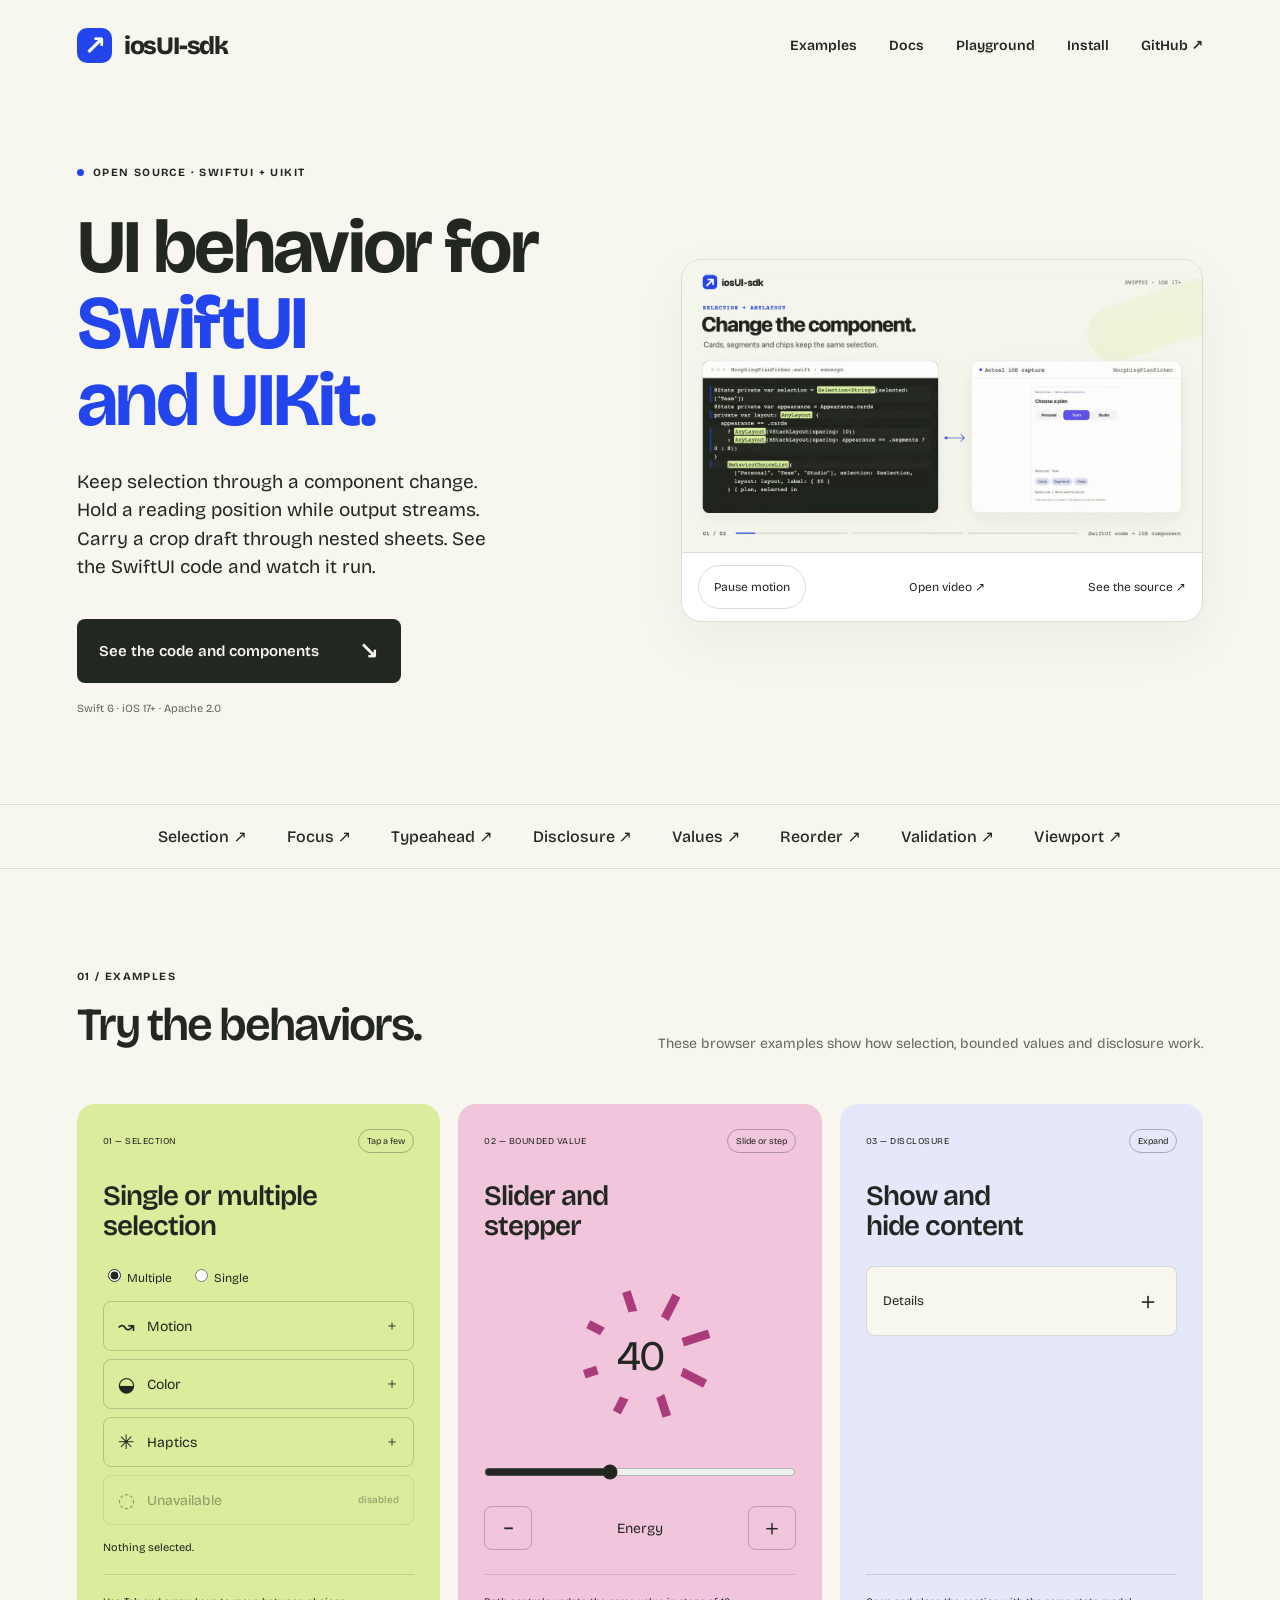
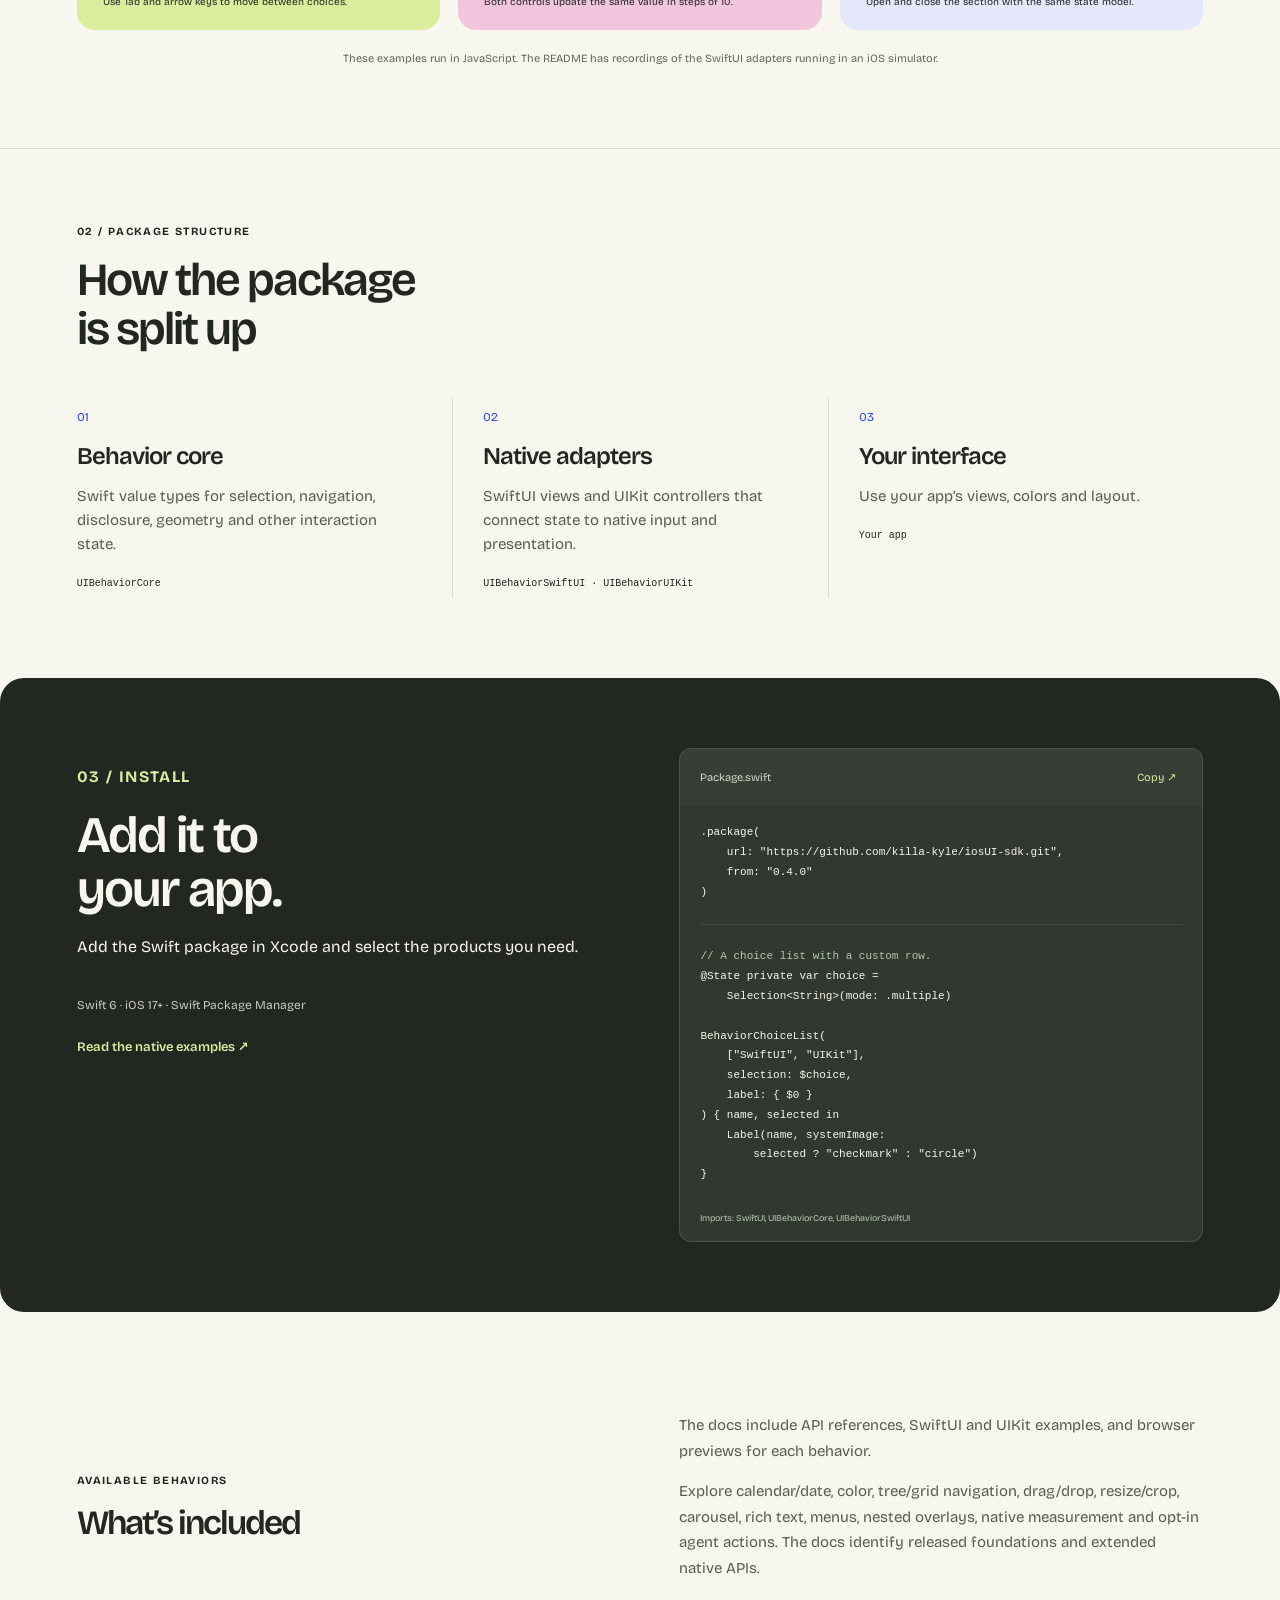
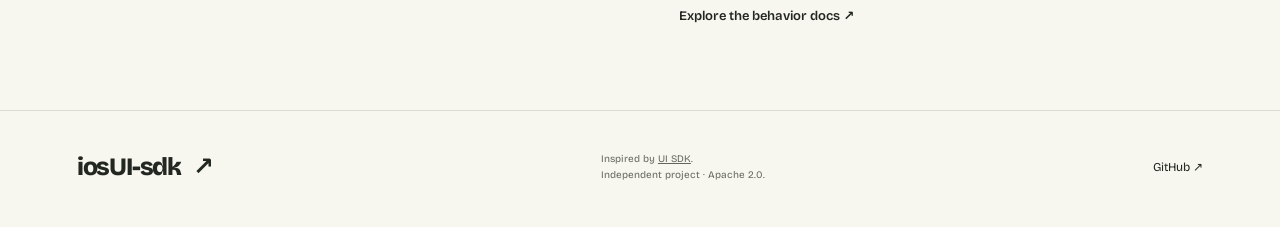
<file: site/index.html>
<!doctype html>
<html lang="en">
  <head>
    <meta charset="utf-8" />
    <meta name="viewport" content="width=device-width, initial-scale=1" />
    <meta
      name="description"
      content="iosUI-sdk — composable native behaviors for SwiftUI and UIKit. Independent, open-source Swift package."
    />
    <meta name="theme-color" content="#f8f7ef" />
    <title>iosUI-sdk — SwiftUI and UIKit behaviors</title>
    <link rel="preconnect" href="https://fonts.googleapis.com" />
    <link rel="preconnect" href="https://fonts.gstatic.com" crossorigin />
    <link
      href="https://fonts.googleapis.com/css2?family=Bricolage+Grotesque:opsz,wght@12..96,400;12..96,500;12..96,600;12..96,700;12..96,800&display=swap"
      rel="stylesheet"
    />
    <link rel="stylesheet" href="style.css" />
    <script src="demo.js" defer></script>
    <script src="motion.js" defer></script>
  </head>
  <body>
    <a class="skip" href="#main">Skip to content</a>
    <header>
      <a class="wordmark" href="#" aria-label="iosUI-sdk home"
        ><span class="mark" aria-hidden="true">↗</span>iosUI-sdk</a
      >
      <nav aria-label="Main">
        <a href="examples/">Examples</a><a href="docs/">Docs</a
        ><a href="#playground">Playground</a><a href="#install">Install</a
        ><a href="https://github.com/killa-kyle/iosUI-sdk">GitHub ↗</a>
      </nav>
    </header>
    <main id="main">
      <section class="hero">
        <div class="intro">
          <p class="eyebrow">
            <span class="dot"></span> OPEN SOURCE · SWIFTUI + UIKIT
          </p>
          <h1>
            UI behavior for<br /><span>SwiftUI<br />and UIKit.</span>
          </h1>
          <p class="lede">
            Keep selection through a component change. Hold a reading position
            while output streams. Carry a crop draft through nested sheets. See
            the SwiftUI code and watch it run.
          </p>
          <a class="cta" href="examples/"
            >See the code and components <span aria-hidden="true">↘</span></a
          >
          <p class="small">Swift 6 · iOS 17+ · Apache 2.0</p>
        </div>
        <div class="hero-film">
          <video
            data-motion-video
            muted
            loop
            playsinline
            preload="none"
            poster="motion/poster.png"
            aria-label="SwiftUI code and native recordings of morphing controls, crop publishing and streaming chat"
          >
            <source src="motion/hero.mp4" type="video/mp4" />
          </video>
          <div class="film-controls">
            <button type="button" data-motion-toggle hidden>
              Pause motion
            </button>
            <a href="motion/hero.mp4">Open video ↗</a>
            <a href="examples/">See the source ↗</a>
          </div>
        </div>
      </section>
      <div class="ticker" aria-label="Package foundations">
        <span>Selection ↗</span><span>Focus ↗</span><span>Typeahead ↗</span
        ><span>Disclosure ↗</span><span>Values ↗</span><span>Reorder ↗</span
        ><span>Validation ↗</span><span>Viewport ↗</span>
      </div>
      <section id="playground" class="playground">
        <div class="section-heading">
          <div>
            <p class="eyebrow">01 / EXAMPLES</p>
            <h2>Try the behaviors.</h2>
          </div>
          <p>
            These browser examples show how selection, bounded values and
            disclosure work.
          </p>
        </div>
        <div class="demos">
          <article class="demo selection-demo">
            <div class="demo-top">
              <span>01 — SELECTION</span><span class="pill">Tap a few</span>
            </div>
            <h3>Single or multiple<br />selection</h3>
            <fieldset>
              <legend class="sr-only">Selection mode</legend>
              <label
                ><input type="radio" name="mode" value="multiple" checked />
                Multiple</label
              ><label
                ><input type="radio" name="mode" value="single" /> Single</label
              >
            </fieldset>
            <div class="choices" role="group" aria-label="Select ingredients">
              <button type="button" data-choice="Motion" aria-pressed="false">
                <span>↝</span> Motion <i aria-hidden="true">＋</i></button
              ><button type="button" data-choice="Color" aria-pressed="false">
                <span>◒</span> Color <i aria-hidden="true">＋</i></button
              ><button type="button" data-choice="Haptics" aria-pressed="false">
                <span>✳</span> Haptics <i aria-hidden="true">＋</i></button
              ><button type="button" disabled>
                <span>◌</span> Unavailable <i>disabled</i>
              </button>
            </div>
            <output id="selection-output" aria-live="polite"
              >Nothing selected.</output
            >
            <p class="demo-foot">
              Use Tab and arrow keys to move between choices.
            </p>
          </article>
          <article class="demo value-demo">
            <div class="demo-top">
              <span>02 — BOUNDED VALUE</span
              ><span class="pill">Slide or step</span>
            </div>
            <h3>Slider and<br />stepper</h3>
            <div class="value-orbit">
              <span aria-hidden="true">✳</span
              ><output id="value-output" for="energy">40</output>
            </div>
            <label class="sr-only" for="energy">Energy level</label
            ><input
              type="range"
              id="energy"
              min="0"
              max="100"
              step="10"
              value="40"
            />
            <div class="stepper">
              <button id="less" aria-label="Decrease energy">−</button
              ><span>Energy</span
              ><button id="more" aria-label="Increase energy">＋</button>
            </div>
            <p class="demo-foot">
              Both controls update the same value in steps of 10.
            </p>
          </article>
          <article class="demo disclosure-demo">
            <div class="demo-top">
              <span>03 — DISCLOSURE</span><span class="pill">Expand</span>
            </div>
            <h3>Show and<br />hide content</h3>
            <button
              class="reveal"
              id="reveal"
              aria-expanded="false"
              aria-controls="secret"
            >
              <span>Details</span
              ><span id="reveal-icon" aria-hidden="true">＋</span>
            </button>
            <div id="secret" hidden>
              <span class="surprise" aria-hidden="true">✺</span>
              <p>This section is visible while its disclosure state is open.</p>
            </div>
            <p class="demo-foot">
              Open and close the section with the same state model.
            </p>
          </article>
        </div>
        <p class="honesty">
          These examples run in JavaScript. The README has recordings of the
          SwiftUI adapters running in an iOS simulator.
        </p>
      </section>
      <section class="architecture">
        <p class="eyebrow">02 / PACKAGE STRUCTURE</p>
        <h2>How the package<br />is split up</h2>
        <div class="layers">
          <div>
            <span>01</span>
            <h3>Behavior core</h3>
            <p>
              Swift value types for selection, navigation, disclosure, geometry
              and other interaction state.
            </p>
            <code>UIBehaviorCore</code>
          </div>
          <div>
            <span>02</span>
            <h3>Native adapters</h3>
            <p>
              SwiftUI views and UIKit controllers that connect state to native
              input and presentation.
            </p>
            <code>UIBehaviorSwiftUI · UIBehaviorUIKit</code>
          </div>
          <div>
            <span>03</span>
            <h3>Your interface</h3>
            <p>Use your app’s views, colors and layout.</p>
            <code>Your app</code>
          </div>
        </div>
      </section>
      <section id="install" class="install">
        <div>
          <p class="eyebrow">03 / INSTALL</p>
          <h2>Add it to<br />your app.</h2>
          <p>
            Add the Swift package in Xcode and select the products you need.
          </p>
          <p class="requirements">Swift 6 · iOS 17+ · Swift Package Manager</p>
          <a
            class="text-link"
            href="https://github.com/killa-kyle/iosUI-sdk#readme"
            >Read the native examples ↗</a
          >
        </div>
        <div class="install-code">
          <div class="code-title">
            <span>Package.swift</span
            ><button id="copy" aria-label="Copy Swift package dependency">
              Copy ↗
            </button>
          </div>
          <pre><code id="dependency">.package(
    url: "https://github.com/killa-kyle/iosUI-sdk.git",
    from: "0.4.0"
)</code></pre>
          <div class="code-divider"></div>
          <pre><code><span class="code-comment">// A choice list with a custom row.</span>
@State private var choice =
    Selection&lt;String&gt;(mode: .multiple)

BehaviorChoiceList(
    ["SwiftUI", "UIKit"],
    selection: $choice,
    label: { $0 }
) { name, selected in
    Label(name, systemImage:
        selected ? "checkmark" : "circle")
}</code></pre>
          <p>Imports: SwiftUI, UIBehaviorCore, UIBehaviorSwiftUI</p>
          <output id="copy-status" class="sr-only" aria-live="polite"></output>
        </div>
      </section>
      <section class="scope">
        <div>
          <p class="eyebrow">AVAILABLE BEHAVIORS</p>
          <h2>What’s included</h2>
        </div>
        <div>
          <p>
            The docs include API references, SwiftUI and UIKit examples, and
            browser previews for each behavior.
          </p>
          <p>
            Explore calendar/date, color, tree/grid navigation, drag/drop,
            resize/crop, carousel, rich text, menus, nested overlays, native
            measurement and opt-in agent actions. The docs identify released
            foundations and extended native APIs.
          </p>
          <a class="text-link" href="docs/#coverage"
            >Explore the behavior docs ↗</a
          >
        </div>
      </section>
    </main>
    <footer>
      <a class="wordmark" href="#">iosUI-sdk <span>↗</span></a>
      <p>
        Inspired by <a href="https://ui-sdk.dev/">UI SDK</a>.<br />
        Independent project · Apache 2.0.
      </p>
      <a href="https://github.com/killa-kyle/iosUI-sdk">GitHub ↗</a>
    </footer>
  </body>
</html>
</file>
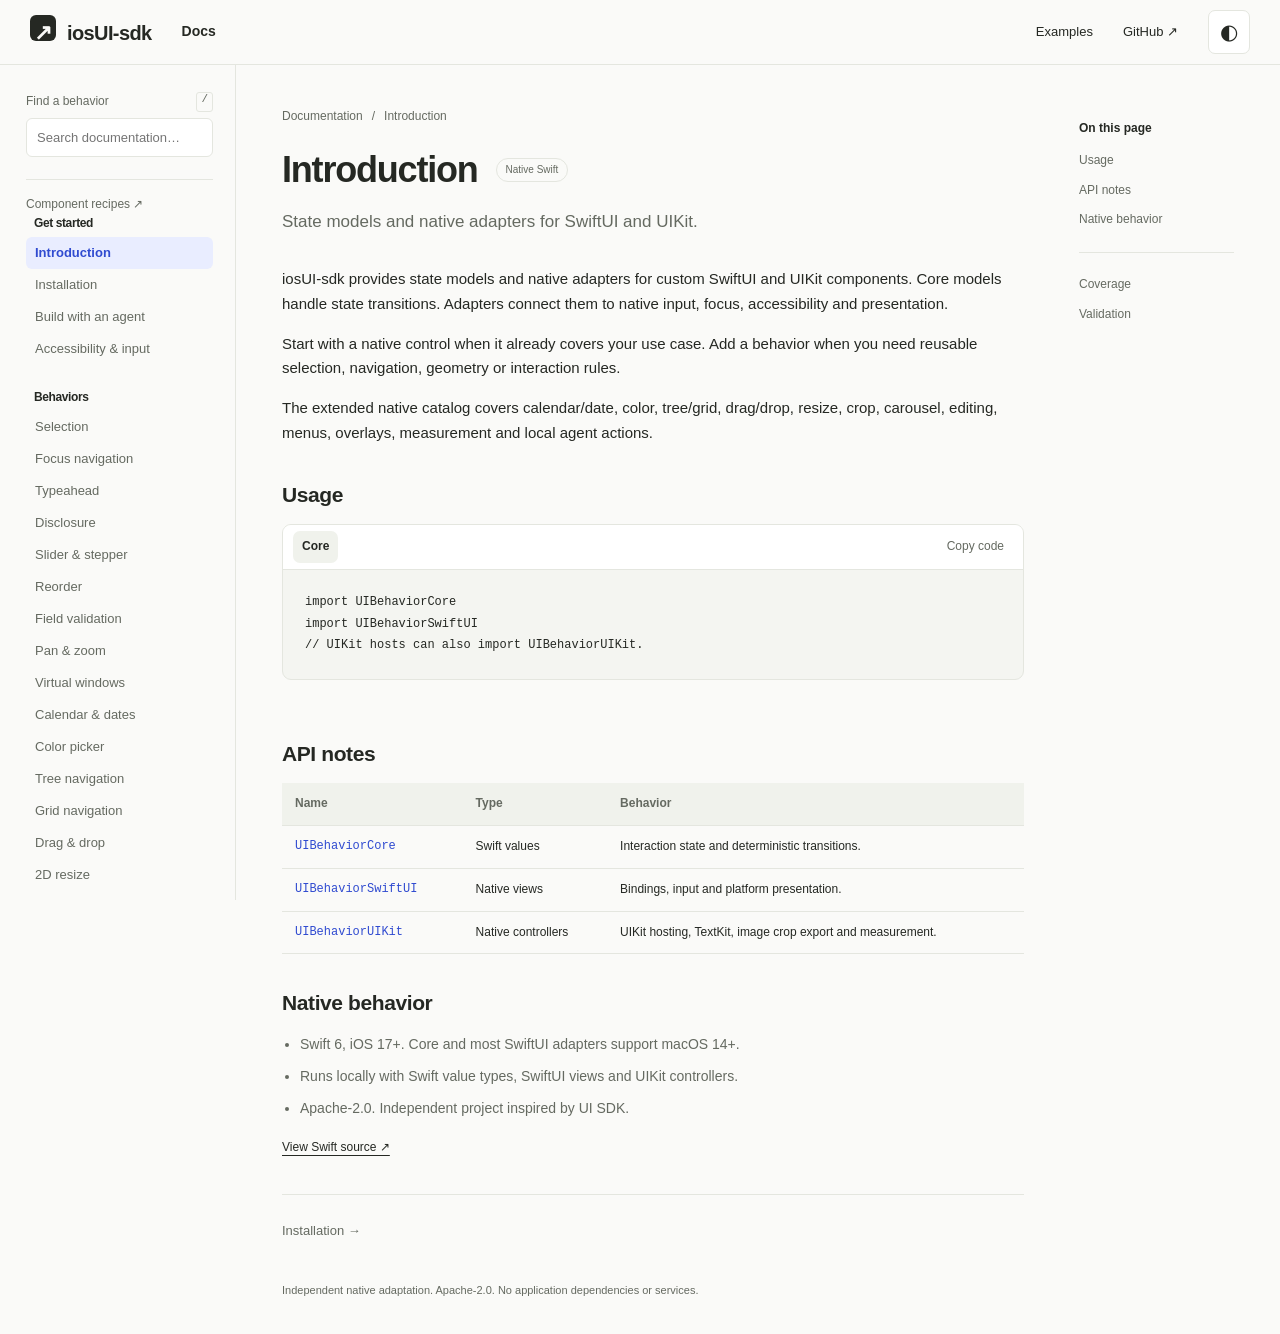
<file: site/docs/index.html>
<!doctype html>
<html lang="en">
  <head>
    <meta charset="utf-8" />
    <meta name="viewport" content="width=device-width, initial-scale=1" />
    <meta
      name="description"
      content="iosUI-sdk documentation: native behavior models, SwiftUI and UIKit examples, interactive previews and agent integration."
    />
    <meta name="theme-color" content="#fafaf8" />
    <title>Documentation — iosUI-sdk</title>
    <link rel="stylesheet" href="docs.css" />
    <script type="module" src="docs.js"></script>
  </head>
  <body>
    <a class="skip" href="#article">Skip to documentation</a>
    <header class="docs-header">
      <a class="brand" href="../"
        ><span aria-hidden="true">↗</span> iosUI-sdk</a
      >
      <a class="header-current" href="#introduction">Docs</a>
      <div class="header-spacer"></div>
      <a class="github-link" href="../examples/">Examples</a>
      <a class="github-link" href="https://github.com/killa-kyle/iosUI-sdk"
        >GitHub ↗</a
      >
      <button
        id="theme"
        type="button"
        aria-label="Use dark theme"
        aria-pressed="false"
      >
        ◐
      </button>
      <button
        id="navigation-toggle"
        type="button"
        aria-controls="sidebar"
        aria-expanded="false"
      >
        Browse
      </button>
    </header>
    <aside id="sidebar" class="sidebar" aria-label="Documentation navigation">
      <label class="search-label" for="search"
        >Find a behavior <kbd>/</kbd></label
      >
      <input
        id="search"
        type="search"
        placeholder="Search documentation…"
        autocomplete="off"
      />
      <a class="sidebar-bottom" href="../examples/">Component recipes ↗</a>
      <nav id="navigation" aria-label="Documentation"></nav>
      <p id="search-empty" hidden>No matching pages.</p>
      <a
        class="sidebar-bottom"
        href="https://github.com/killa-kyle/iosUI-sdk/tree/main/Examples"
        >Open native catalog ↗</a
      >
    </aside>
    <div class="docs-layout">
      <main id="article" tabindex="-1">
        <p class="breadcrumb">
          Documentation <span aria-hidden="true">/</span>
          <span id="breadcrumb">Introduction</span>
        </p>
        <div class="page-heading">
          <h1 id="title">iosUI-sdk</h1>
          <span id="badge" class="badge">SwiftUI + UIKit</span>
        </div>
        <p id="description" class="description">
          Compose native interaction rules from small, testable Swift state
          models.
        </p>
        <div id="guide-content"></div>
        <section id="preview-section" aria-labelledby="preview-heading">
          <div class="section-top">
            <h2 id="preview-heading">Preview</h2>
            <button id="reset-preview" type="button">Reset ↺</button>
          </div>
          <div id="preview" class="preview"></div>
          <p class="preview-note">
            Interactive browser illustration. The Swift package uses native
            controls. Run the native catalog to test iOS interactions.
          </p>
        </section>
        <section id="usage" aria-labelledby="usage-heading">
          <h2 id="usage-heading">Usage</h2>
          <p class="usage-note">
            Place the state and view calls inside your SwiftUI View. UIKit
            snippets run in a view controller.
          </p>
          <div class="code-card">
            <div class="code-toolbar">
              <div
                id="code-tabs"
                role="tablist"
                aria-label="Code platform"
              ></div>
              <button id="copy-code" type="button">Copy code</button>
            </div>
            <pre
              id="code-panel"
              role="tabpanel"
              tabindex="0"
            ><code id="code"></code></pre>
          </div>
          <p id="copy-status" role="status" class="copy-status"></p>
        </section>
        <section id="api" aria-labelledby="api-heading">
          <h2 id="api-heading">API notes</h2>
          <div class="table-scroll">
            <table>
              <thead>
                <tr>
                  <th>Name</th>
                  <th>Type</th>
                  <th>Behavior</th>
                </tr>
              </thead>
              <tbody id="api-body"></tbody>
            </table>
          </div>
        </section>
        <section id="platform" aria-labelledby="platform-heading">
          <h2 id="platform-heading">Native behavior</h2>
          <ul id="notes"></ul>
          <a
            id="source-link"
            class="source-link"
            href="https://github.com/killa-kyle/iosUI-sdk"
            >View Swift source ↗</a
          >
        </section>
        <nav class="page-pagination" aria-label="Adjacent documentation pages">
          <a id="previous" href="#">← Previous</a
          ><a id="next" href="#">Next →</a>
        </nav>
        <footer>
          Independent native adaptation. Apache-2.0. No application dependencies
          or services.
        </footer>
      </main>
      <aside class="toc" aria-label="On this page">
        <p>On this page</p>
        <a href="#usage" data-anchor="usage">Usage</a
        ><a href="#api" data-anchor="api">API notes</a
        ><a href="#platform" data-anchor="platform">Native behavior</a>
        <hr />
        <a href="#coverage">Coverage</a><a href="#validation">Validation</a>
      </aside>
    </div>
    <noscript
      ><p>
        JavaScript powers the interactive docs.
        <a href="https://github.com/killa-kyle/iosUI-sdk#readme"
          >Read the package README and native examples on GitHub.</a
        >
      </p></noscript
    >
  </body>
</html>
</file>
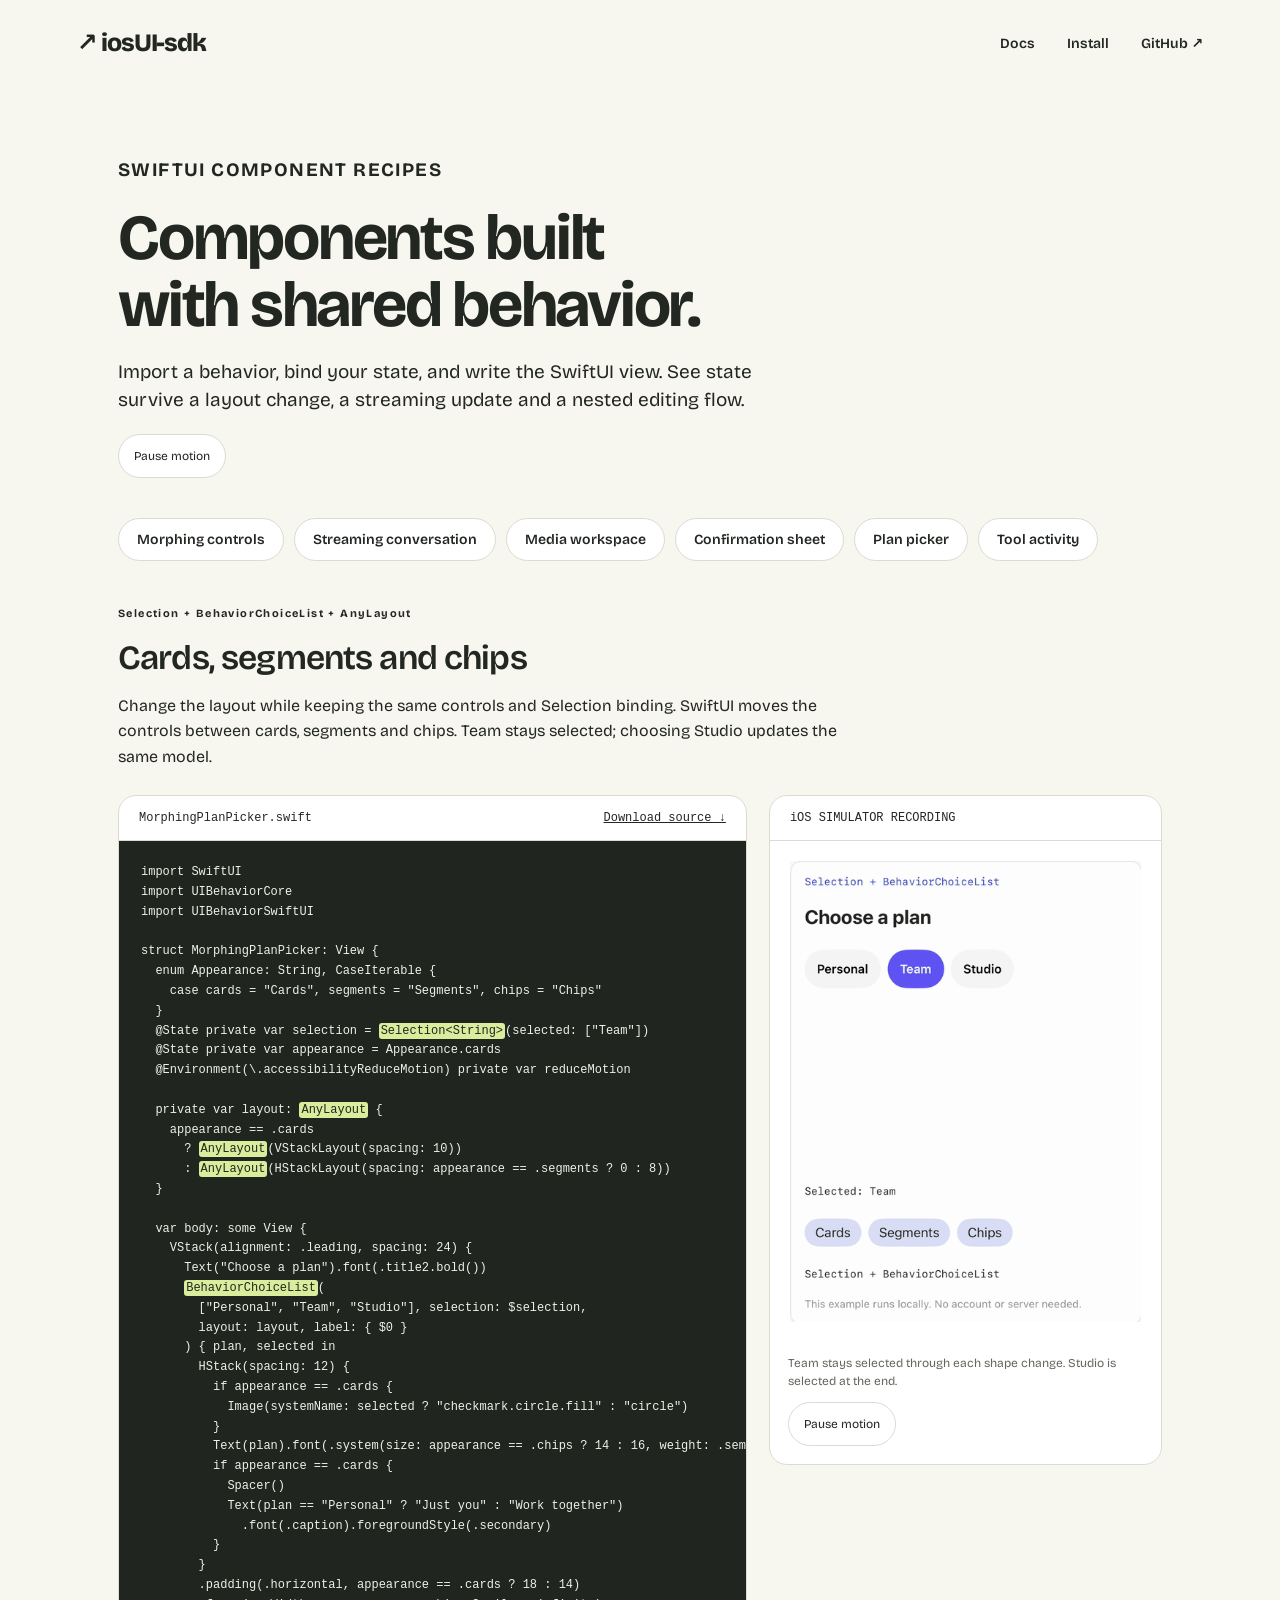
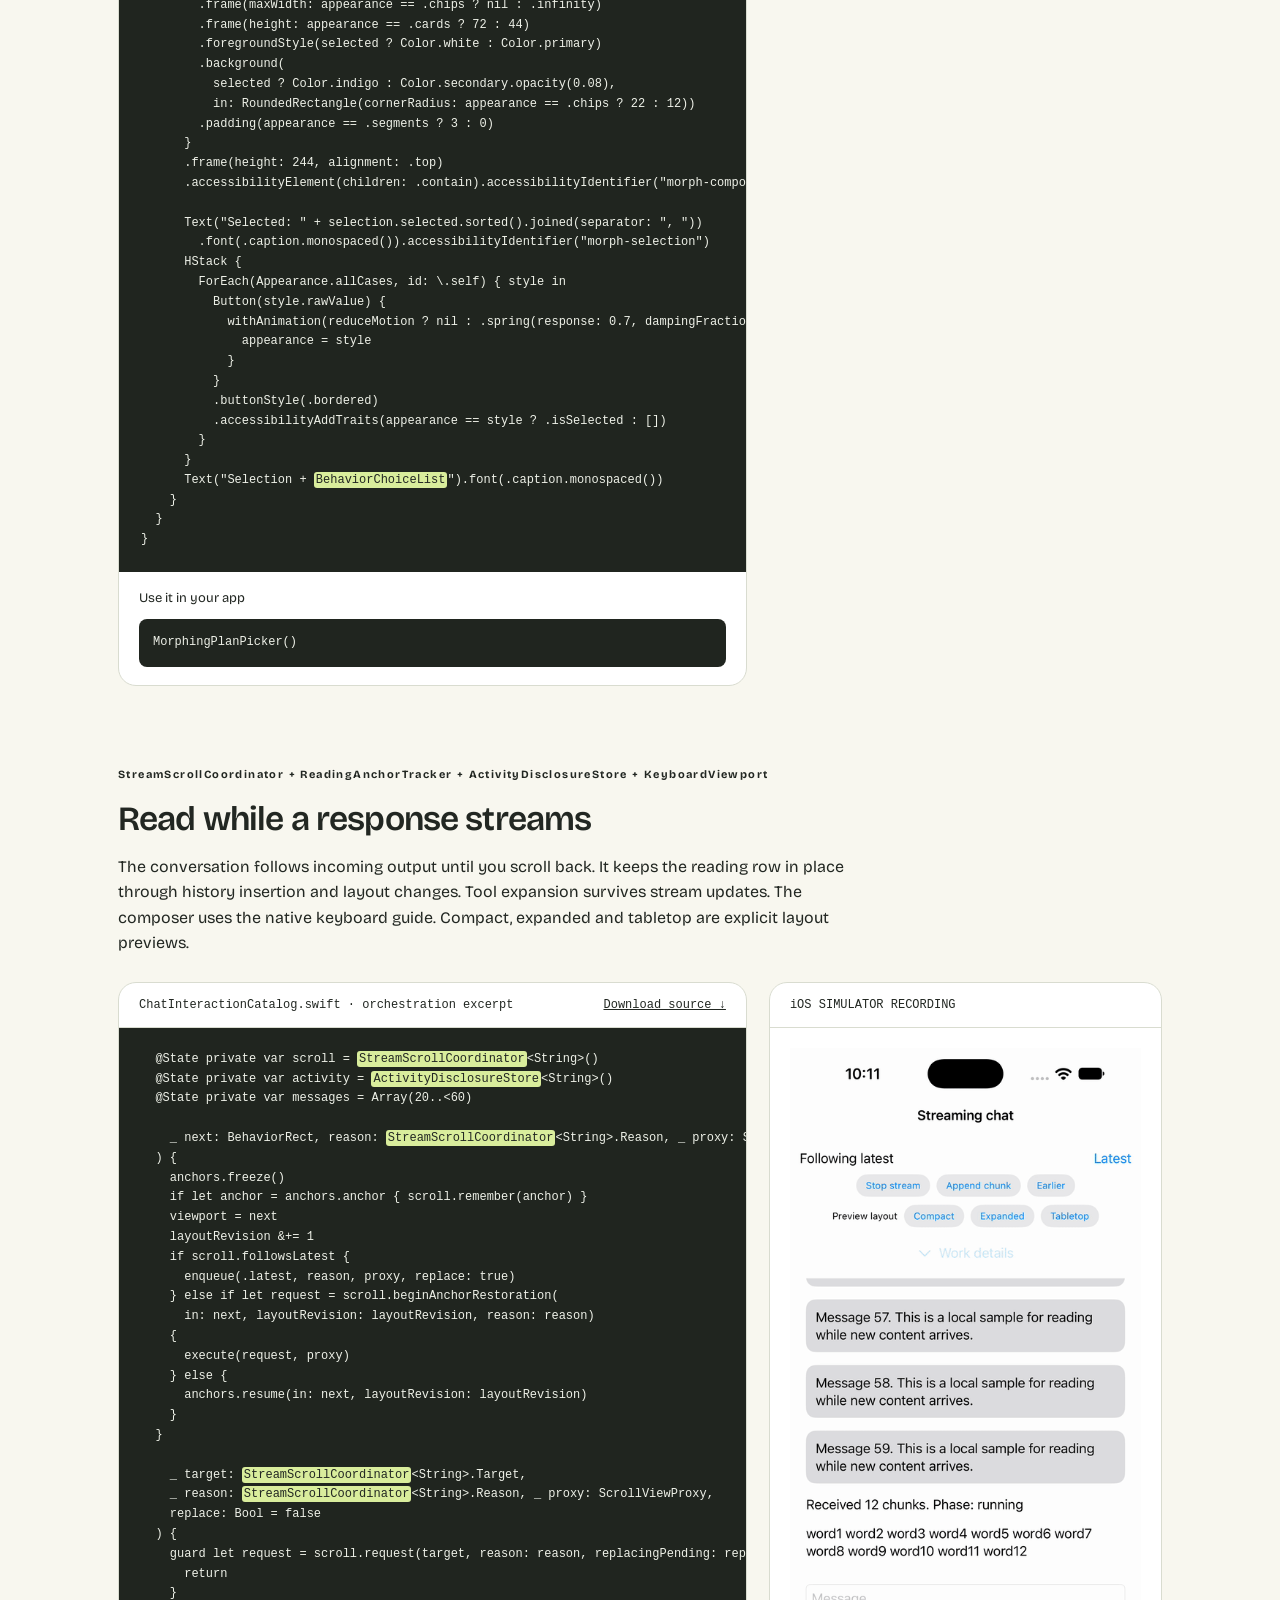
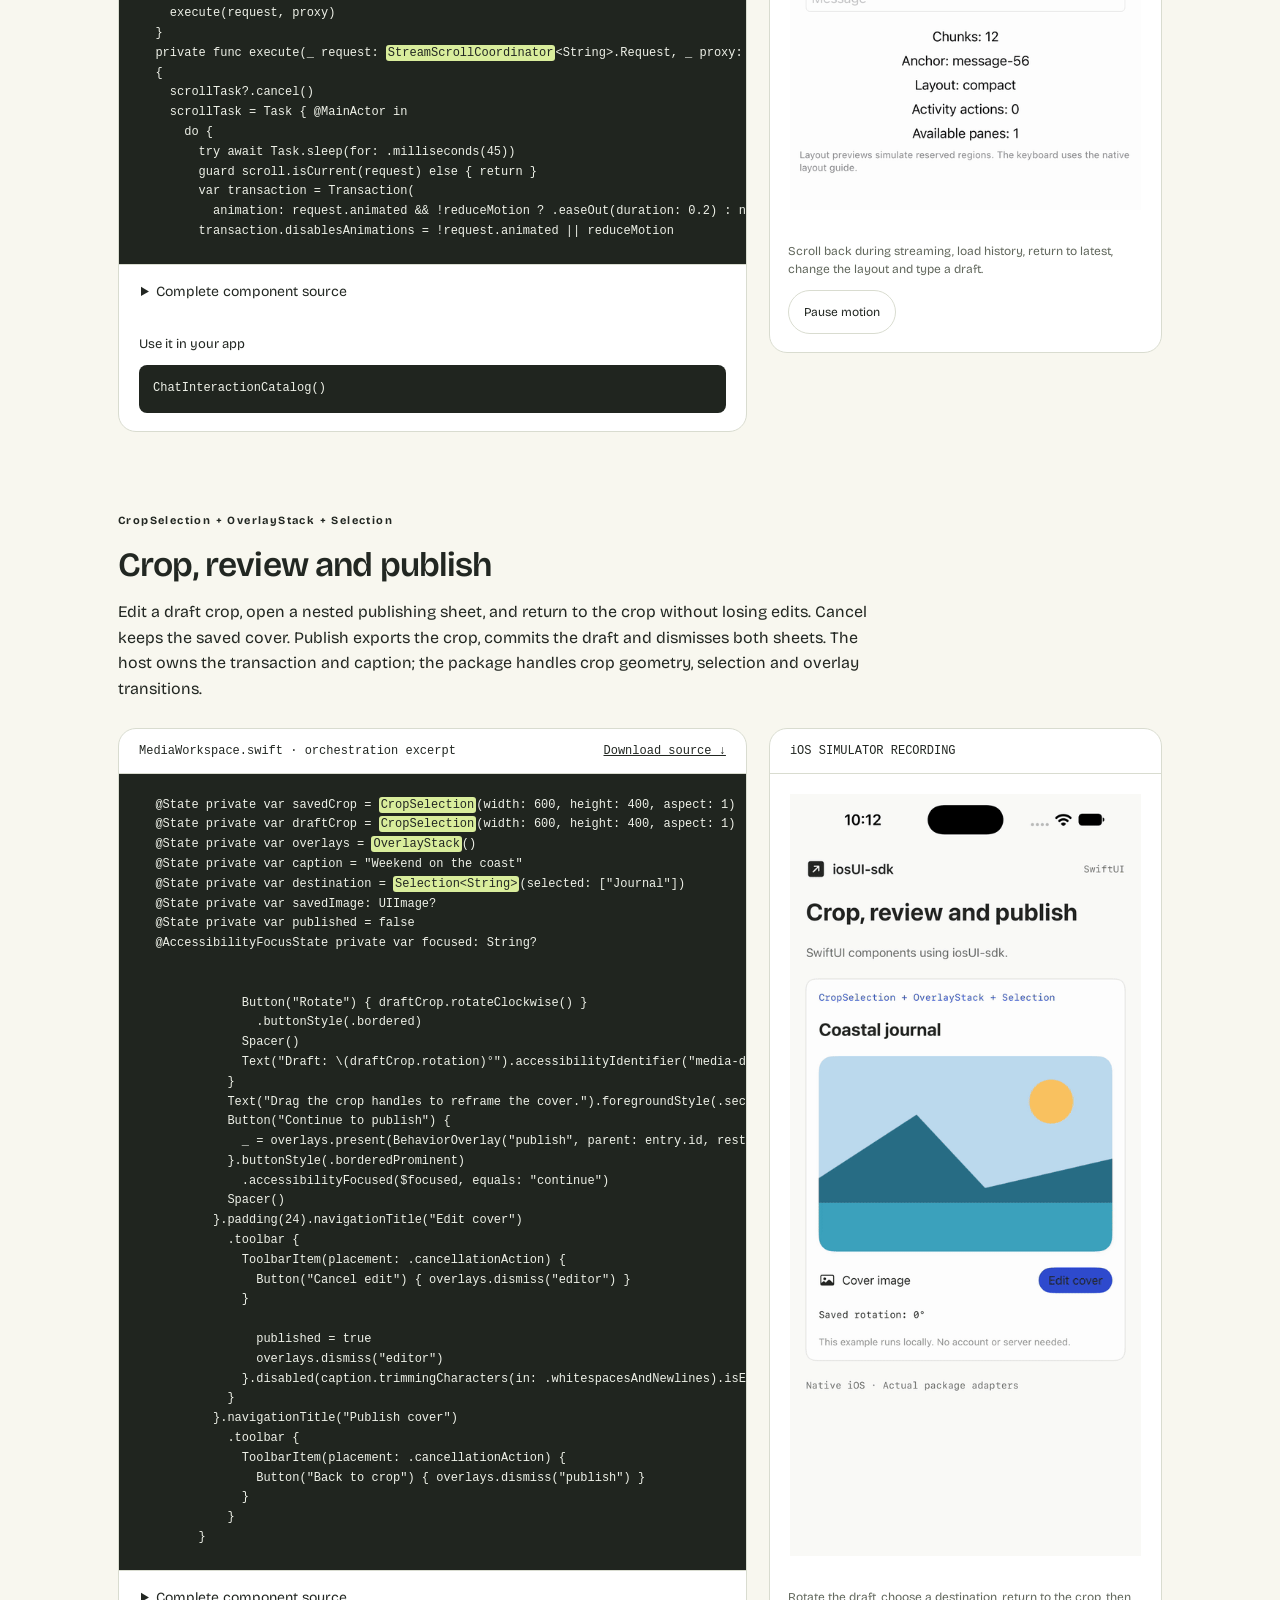
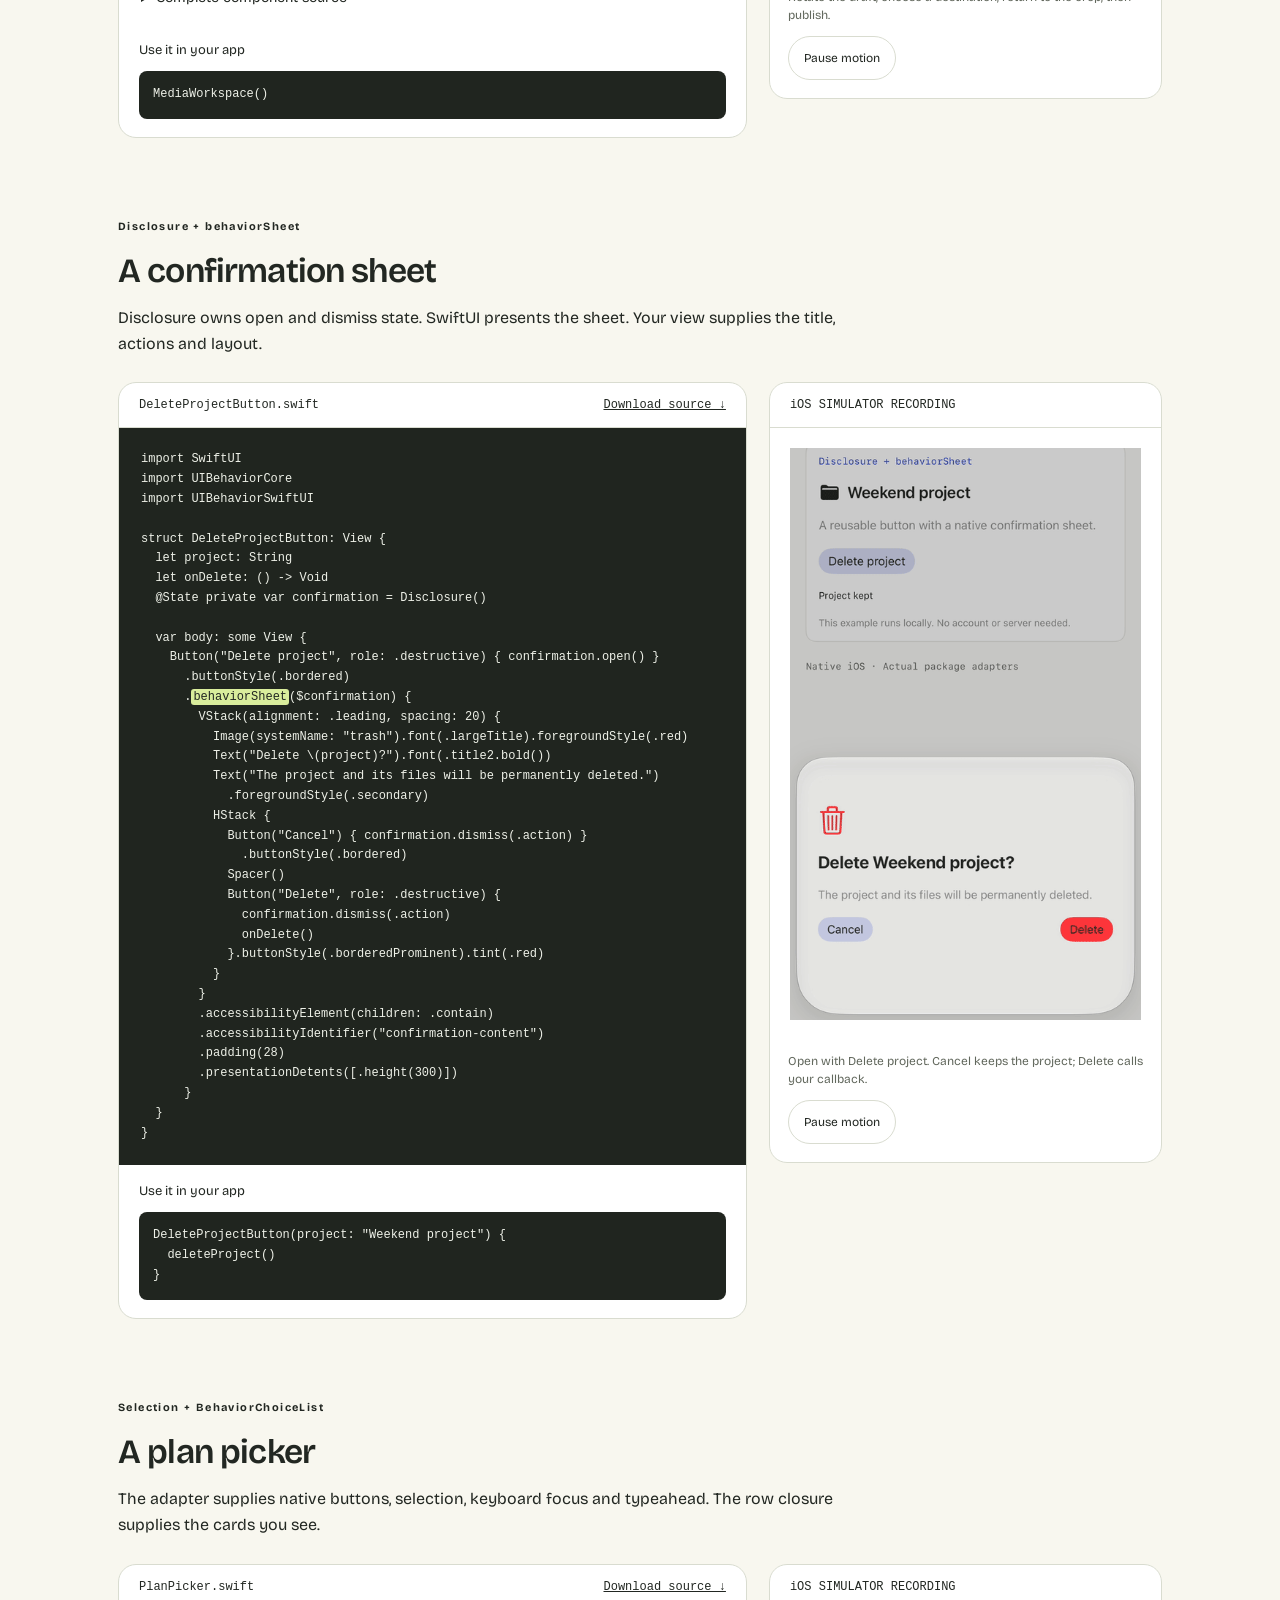
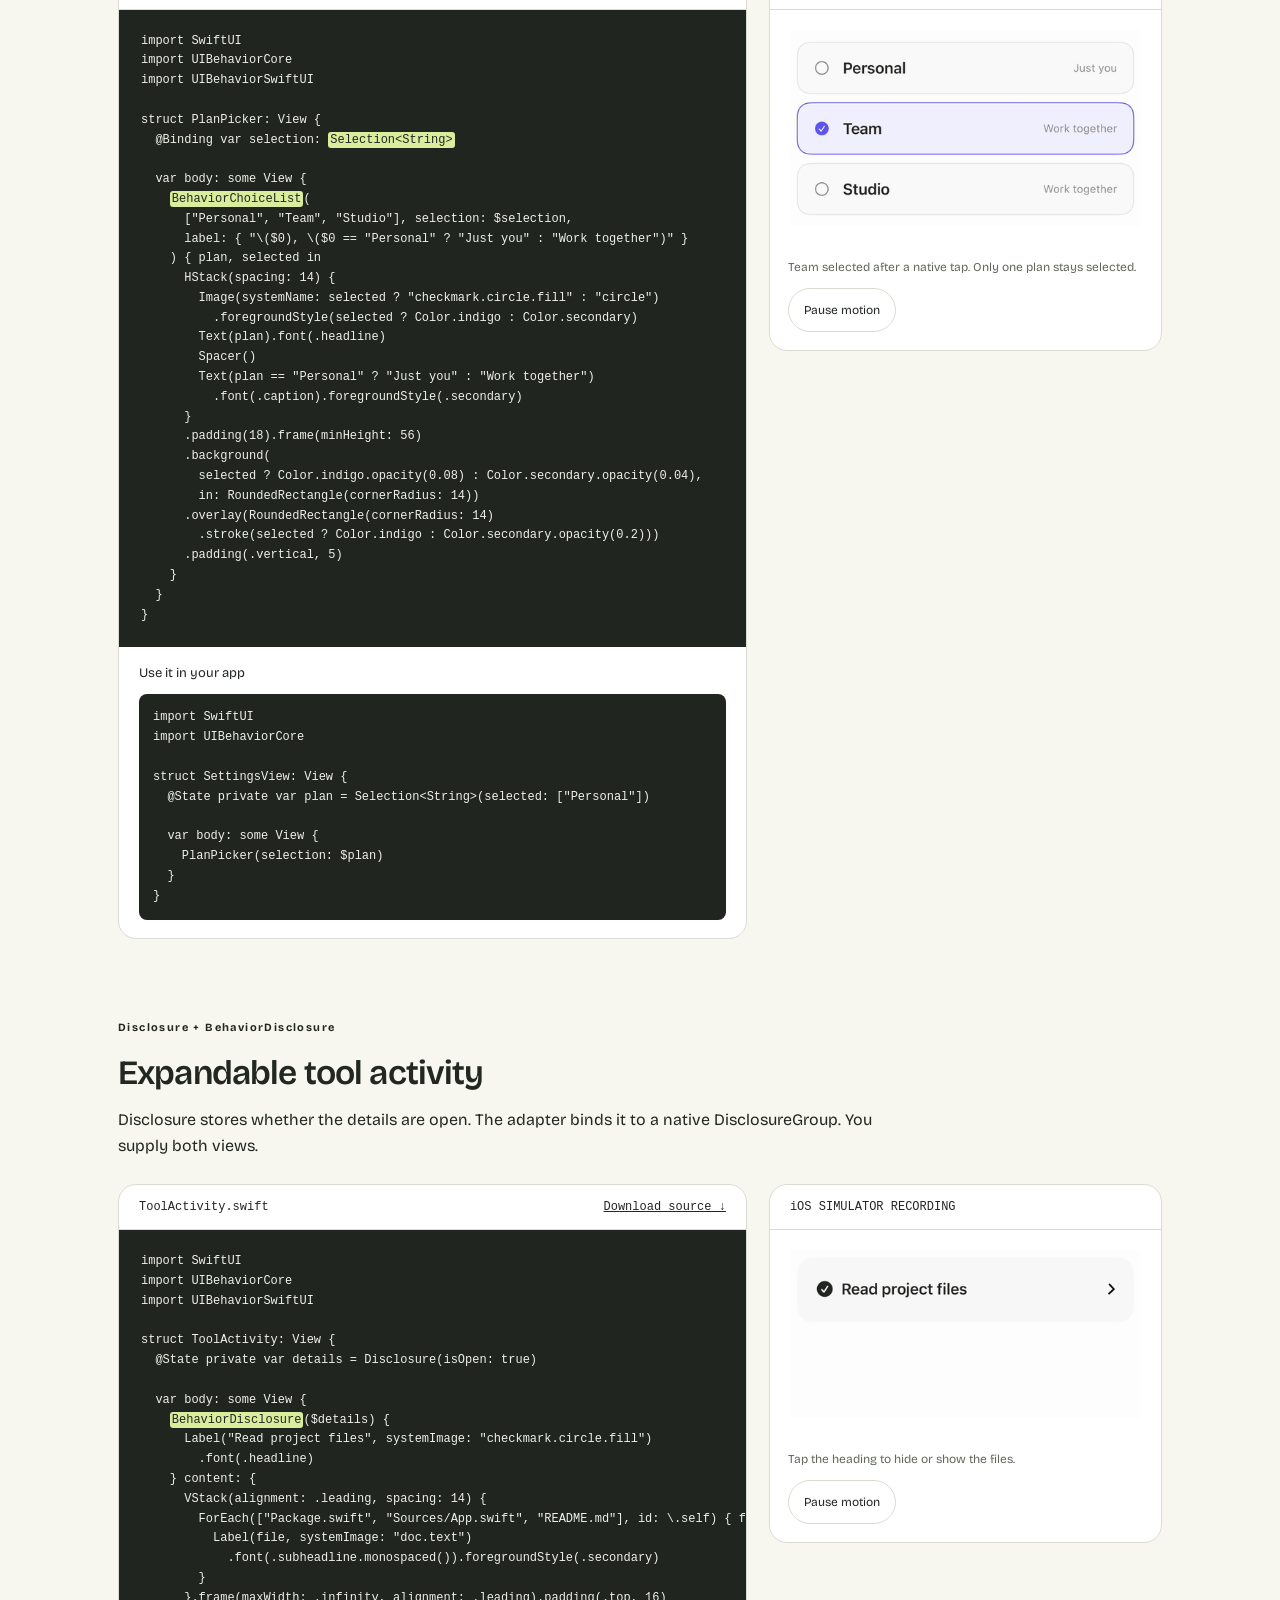
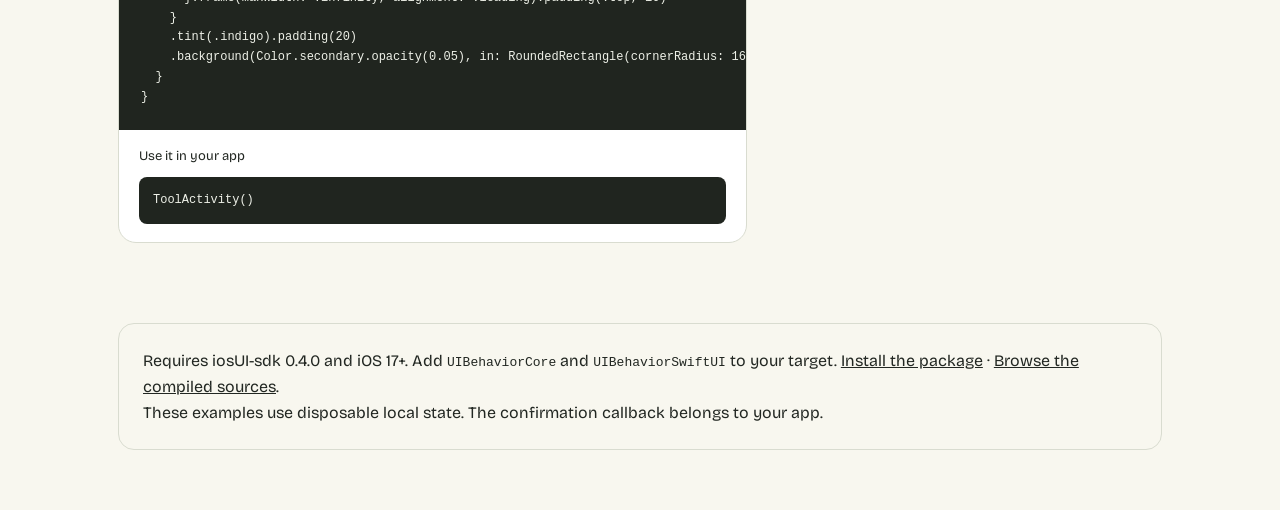
<file: site/examples/index.html>
<!doctype html><html lang="en"><head><meta charset="utf-8"><meta name="viewport" content="width=device-width,initial-scale=1"><title>Build components · iosUI-sdk</title><meta name="description" content="SwiftUI examples with shared behavior, coordinated interactions and native recordings."><link rel="preconnect" href="https://fonts.googleapis.com"><link rel="preconnect" href="https://fonts.gstatic.com" crossorigin><link href="https://fonts.googleapis.com/css2?family=Bricolage+Grotesque:opsz,wght@12..96,400;12..96,500;12..96,600;12..96,700;12..96,800&display=swap" rel="stylesheet"><link rel="stylesheet" href="../style.css"><link rel="stylesheet" href="recipes.css"><script src="../motion.js" defer></script></head>
<body><a class="skip" href="#main">Skip to content</a><header><a class="wordmark" href="../">↗ iosUI-sdk</a><nav aria-label="Main"><a href="../docs/">Docs</a><a href="../#install">Install</a><a href="https://github.com/killa-kyle/iosUI-sdk">GitHub ↗</a></nav></header>
<main id="main"><div class="recipe-intro"><p class="eyebrow">SWIFTUI COMPONENT RECIPES</p><h1>Components built<br>with shared behavior.</h1><p>Import a behavior, bind your state, and write the SwiftUI view. See state survive a layout change, a streaming update and a nested editing flow.</p><button type="button" data-motion-toggle hidden>Pause motion</button><nav class="recipe-nav" aria-label="Component examples"><a href="#morph">Morphing controls</a><a href="#conversation">Streaming conversation</a><a href="#workspace">Media workspace</a><a href="#confirmation">Confirmation sheet</a><a href="#selection">Plan picker</a><a href="#activity">Tool activity</a></nav></div>
<article class="recipe" id="morph"><p class="eyebrow">Selection + BehaviorChoiceList + AnyLayout</p><h2>Cards, segments and chips</h2><p>Change the layout while keeping the same controls and Selection binding. SwiftUI moves the controls between cards, segments and chips. Team stays selected; choosing Studio updates the same model.</p>
<div class="recipe-grid"><div class="recipe-source"><div class="recipe-label"><span>MorphingPlanPicker.swift</span><a href="MorphingPlanPicker.swift" download>Download source ↓</a></div><pre><code>import SwiftUI
import UIBehaviorCore
import UIBehaviorSwiftUI

struct MorphingPlanPicker: View {
  enum Appearance: String, CaseIterable {
    case cards = &quot;Cards&quot;, segments = &quot;Segments&quot;, chips = &quot;Chips&quot;
  }
  @State private var selection = <mark>Selection&lt;String&gt;</mark>(selected: [&quot;Team&quot;])
  @State private var appearance = Appearance.cards
  @Environment(\.accessibilityReduceMotion) private var reduceMotion

  private var layout: <mark>AnyLayout</mark> {
    appearance == .cards
      ? <mark>AnyLayout</mark>(VStackLayout(spacing: 10))
      : <mark>AnyLayout</mark>(HStackLayout(spacing: appearance == .segments ? 0 : 8))
  }

  var body: some View {
    VStack(alignment: .leading, spacing: 24) {
      Text(&quot;Choose a plan&quot;).font(.title2.bold())
      <mark>BehaviorChoiceList</mark>(
        [&quot;Personal&quot;, &quot;Team&quot;, &quot;Studio&quot;], selection: $selection,
        layout: layout, label: { $0 }
      ) { plan, selected in
        HStack(spacing: 12) {
          if appearance == .cards {
            Image(systemName: selected ? &quot;checkmark.circle.fill&quot; : &quot;circle&quot;)
          }
          Text(plan).font(.system(size: appearance == .chips ? 14 : 16, weight: .semibold))
          if appearance == .cards {
            Spacer()
            Text(plan == &quot;Personal&quot; ? &quot;Just you&quot; : &quot;Work together&quot;)
              .font(.caption).foregroundStyle(.secondary)
          }
        }
        .padding(.horizontal, appearance == .cards ? 18 : 14)
        .frame(maxWidth: appearance == .chips ? nil : .infinity)
        .frame(height: appearance == .cards ? 72 : 44)
        .foregroundStyle(selected ? Color.white : Color.primary)
        .background(
          selected ? Color.indigo : Color.secondary.opacity(0.08),
          in: RoundedRectangle(cornerRadius: appearance == .chips ? 22 : 12))
        .padding(appearance == .segments ? 3 : 0)
      }
      .frame(height: 244, alignment: .top)
      .accessibilityElement(children: .contain).accessibilityIdentifier(&quot;morph-component&quot;)

      Text(&quot;Selected: &quot; + selection.selected.sorted().joined(separator: &quot;, &quot;))
        .font(.caption.monospaced()).accessibilityIdentifier(&quot;morph-selection&quot;)
      HStack {
        ForEach(Appearance.allCases, id: \.self) { style in
          Button(style.rawValue) {
            withAnimation(reduceMotion ? nil : .spring(response: 0.7, dampingFraction: 0.8)) {
              appearance = style
            }
          }
          .buttonStyle(.bordered)
          .accessibilityAddTraits(appearance == style ? .isSelected : [])
        }
      }
      Text(&quot;Selection + <mark>BehaviorChoiceList</mark>&quot;).font(.caption.monospaced())
    }
  }
}
</code></pre><div class="recipe-use"><p>Use it in your app</p><pre><code>MorphingPlanPicker()</code></pre></div></div>
<figure class="recipe-result"><div class="recipe-label">iOS SIMULATOR RECORDING</div><img src="morph-poster.png" data-motion-src="morph.gif" alt="Native SwiftUI cards, segments and chips, captured directly from the running component" width="800" height="1050" loading="lazy"><p>Team stays selected through each shape change. Studio is selected at the end.</p><button class="figure-motion" type="button" data-motion-toggle hidden>Pause motion</button></figure></div></article><article class="recipe" id="conversation"><p class="eyebrow">StreamScrollCoordinator + ReadingAnchorTracker + ActivityDisclosureStore + KeyboardViewport</p><h2>Read while a response streams</h2><p>The conversation follows incoming output until you scroll back. It keeps the reading row in place through history insertion and layout changes. Tool expansion survives stream updates. The composer uses the native keyboard guide. Compact, expanded and tabletop are explicit layout previews.</p>
<div class="recipe-grid"><div class="recipe-source"><div class="recipe-label"><span>ChatInteractionCatalog.swift · orchestration excerpt</span><a href="ChatInteractionCatalog.swift" download>Download source ↓</a></div><pre><code>  @State private var scroll = <mark>StreamScrollCoordinator</mark>&lt;String&gt;()
  @State private var activity = <mark>ActivityDisclosureStore</mark>&lt;String&gt;()
  @State private var messages = Array(20..&lt;60)

    _ next: BehaviorRect, reason: <mark>StreamScrollCoordinator</mark>&lt;String&gt;.Reason, _ proxy: ScrollViewProxy
  ) {
    anchors.freeze()
    if let anchor = anchors.anchor { scroll.remember(anchor) }
    viewport = next
    layoutRevision &amp;+= 1
    if scroll.followsLatest {
      enqueue(.latest, reason, proxy, replace: true)
    } else if let request = scroll.beginAnchorRestoration(
      in: next, layoutRevision: layoutRevision, reason: reason)
    {
      execute(request, proxy)
    } else {
      anchors.resume(in: next, layoutRevision: layoutRevision)
    }
  }

    _ target: <mark>StreamScrollCoordinator</mark>&lt;String&gt;.Target,
    _ reason: <mark>StreamScrollCoordinator</mark>&lt;String&gt;.Reason, _ proxy: ScrollViewProxy,
    replace: Bool = false
  ) {
    guard let request = scroll.request(target, reason: reason, replacingPending: replace) else {
      return
    }
    execute(request, proxy)
  }
  private func execute(_ request: <mark>StreamScrollCoordinator</mark>&lt;String&gt;.Request, _ proxy: ScrollViewProxy)
  {
    scrollTask?.cancel()
    scrollTask = Task { @MainActor in
      do {
        try await Task.sleep(for: .milliseconds(45))
        guard scroll.isCurrent(request) else { return }
        var transaction = Transaction(
          animation: request.animated &amp;&amp; !reduceMotion ? .easeOut(duration: 0.2) : nil)
        transaction.disablesAnimations = !request.animated || reduceMotion</code></pre><details class="full-source"><summary>Complete component source</summary><pre><code>import SwiftUI
import UIBehaviorCore
import UIBehaviorSwiftUI

/// Real native controls exercising the same public models an app uses.
struct ChatInteractionCatalog: View {
  @State private var scroll = StreamScrollCoordinator&lt;String&gt;()
  @State private var activity = ActivityDisclosureStore&lt;String&gt;()
  @State private var messages = Array(20..&lt;60)
  @State private var chunkCount = 0
  @State private var partial = &quot;&quot;
  @State private var streaming = false
  @State private var streamGeneration = 0
  @State private var streamTask: Task&lt;Void, Never&gt;?
  @State private var scrollTask: Task&lt;Void, Never&gt;?
  @State private var draft = &quot;&quot;
  @State private var keyboard: KeyboardViewportSnapshot?
  @State private var posture: ViewportPosture = .compact
  @State private var anchors = ReadingAnchorTracker&lt;String&gt;()
  @State private var visibleAnchorID: String?
  @State private var viewport = BehaviorRect(width: 1, height: 1)
  @State private var layoutRevision: UInt64 = 0
  @State private var activityRevision: UInt64 = 0
  @State private var activityActions = 0
  @FocusState private var composerFocused: Bool
  @Environment(\.accessibilityReduceMotion) private var reduceMotion

  var body: some View {
    ScrollViewReader { proxy in
      VStack(spacing: 10) {
        HStack {
          Text(scroll.followsLatest ? &quot;Following latest&quot; : &quot;Reading earlier&quot;)
            .accessibilityIdentifier(&quot;chat-follow-mode&quot;)
          Spacer()
          Button(&quot;Latest&quot;) {
            scroll.followLatest()
            enqueue(.latest, .explicit, proxy, replace: true)
          }
          .accessibilityIdentifier(&quot;chat-jump-latest&quot;)
        }
        HStack {
          Button(streaming ? &quot;Stop stream&quot; : &quot;Start stream&quot;) {
            if streaming { streamTask?.cancel() } else { startStream() }
          }.accessibilityIdentifier(&quot;chat-stream&quot;)
          Button(&quot;Append chunk&quot;) { appendChunk() }.accessibilityIdentifier(&quot;chat-append&quot;)
          Button(&quot;Earlier&quot;) {
            guard let first = messages.first else { return }
            scroll.beginReading(anchor: anchors.anchor)
            anchors.freeze()
            messages.insert(contentsOf: Array((first - 10)..&lt;first), at: 0)
            restore(viewport, reason: .history, proxy)
          }.accessibilityIdentifier(&quot;chat-load-earlier&quot;)
        }.font(.caption).buttonStyle(.bordered)
        if !composerFocused {
          HStack {
            Text(&quot;Preview layout&quot;).font(.caption)
            ForEach([ViewportPosture.compact, .expanded, .tabletop], id: \.rawValue) { value in
              Button(value.rawValue.capitalized) {
                anchors.freeze()
                posture = value
              }
              .accessibilityIdentifier(&quot;chat-layout-&quot; + value.rawValue)
            }
          }.font(.caption).buttonStyle(.bordered)
        }
        activityToggle
        GeometryReader { geometry in
          let bounds = BehaviorRect(width: geometry.size.width, height: geometry.size.height)
          let reserved = reservedRegions(bounds)
          let measured = keyboard.flatMap { value -&gt; [BehaviorRect]? in
            abs(value.context.bounds.width - bounds.width) &lt; 0.001
              &amp;&amp; abs(value.context.bounds.height - bounds.height) &lt; 0.001
              &amp;&amp; value.context.posture == posture
              ? value.availableRegions : nil
          }
          let regions =
            measured ?? ViewportGeometry.availableRegions(in: bounds, excluding: reserved)
          let ordered = regions.sorted { $0.y == $1.y ? $0.x &lt; $1.x : $0.y &lt; $1.y }
          if let content = ordered.first {
            let input = posture == .tabletop ? (ordered.last ?? content) : content
            let separate = input != content
            let height = max(0, content.height - (separate ? 0 : 60))
            let listBounds = BehaviorRect(width: content.width, height: height)
            ZStack(alignment: .topLeading) {
              ScrollView {
                LazyVStack(alignment: .leading, spacing: 16) {
                  ForEach(messages, id: \.self) { number in
                    Text(
                      &quot;Message \(number). This is a local sample for reading while new content arrives.&quot;
                    )
                    .padding(12).frame(maxWidth: .infinity, alignment: .leading)
                    .background(.quaternary, in: RoundedRectangle(cornerRadius: 12))
                    .id(&quot;message-\(number)&quot;).accessibilityIdentifier(&quot;chat-message-\(number)&quot;)
                    .behaviorReadingAnchor(
                      &quot;message-\(number)&quot;, in: .named(&quot;chat-viewport&quot;), viewport: listBounds,
                      layoutRevision: layoutRevision, restorationTarget: scroll.restorationTarget)
                  }
                  VStack(alignment: .leading) { activityDetails }
                    .id(&quot;chat-activity&quot;)
                    .behaviorReadingAnchor(
                      &quot;chat-activity&quot;, in: .named(&quot;chat-viewport&quot;), viewport: listBounds,
                      layoutRevision: layoutRevision, restorationTarget: scroll.restorationTarget)
                  if !partial.isEmpty {
                    Text(partial).accessibilityIdentifier(&quot;chat-partial&quot;).id(&quot;chat-partial&quot;)
                      .behaviorReadingAnchor(
                        &quot;chat-partial&quot;, in: .named(&quot;chat-viewport&quot;), viewport: listBounds,
                        layoutRevision: layoutRevision, restorationTarget: scroll.restorationTarget)
                  }
                  Color.clear.frame(height: 1).id(&quot;chat-latest&quot;)
                }.padding(8)
              }
              .coordinateSpace(name: &quot;chat-viewport&quot;)
              .behaviorScrollPhase { observation in
                if observation.phase == .dragging {
                  anchors.resume(in: viewport, layoutRevision: layoutRevision)
                }
                scroll.observePhase(observation.phase, atLatest: observation.atLatest ?? false)
                if observation.phase.holdsAutomaticScrolling { scrollTask?.cancel() }
                if observation.phase == .idle, scroll.followsLatest {
                  enqueue(.latest, .stream, proxy)
                }
              }
              .onPreferenceChange(BehaviorReadingAnchorPreference&lt;String&gt;.self) { measurement in
                guard let measurement, measurement.layoutRevision == layoutRevision else { return }
                if anchors.record(measurement) { visibleAnchorID = anchors.anchor?.id }
                if let request = scroll.measureRestoration(measurement) { execute(request, proxy) }
              }
              .frame(width: content.width, height: height)
              .offset(x: content.x, y: content.y)
              .accessibilityIdentifier(&quot;chat-transcript&quot;)
              TextField(&quot;Message&quot;, text: $draft)
                .textFieldStyle(.roundedBorder).focused($composerFocused)
                .onSubmit { composerFocused = false }
                .frame(width: max(0, input.width - 16), height: 44)
                .position(x: input.x + input.width / 2, y: max(input.y + 22, input.maxY - 28))
                .accessibilityIdentifier(&quot;chat-composer&quot;)
              ForEach(Array(reserved.enumerated()), id: \.offset) { _, rect in
                Rectangle().fill(.secondary.opacity(0.25))
                  .frame(width: rect.width, height: rect.height).offset(x: rect.x, y: rect.y)
                  .allowsHitTesting(false).accessibilityHidden(true)
              }
            }
            .onAppear {
              restore(listBounds, reason: .initial, proxy)
            }
            .onDisappear {
              anchors.freeze()
              scrollTask?.cancel()
              scroll.cancel()
            }
            .onChange(of: listBounds) { _, next in restore(next, reason: .viewport, proxy) }
          }
          Color.clear.background(
            BehaviorKeyboardObserver(posture: posture, reservedRegions: reserved) {
              keyboard = $0
            }
          ).allowsHitTesting(false)
        }
        if !composerFocused {
          Text(&quot;Chunks: \(chunkCount)&quot;).accessibilityIdentifier(&quot;chat-chunk-count&quot;)
          Text(&quot;Anchor: \(visibleAnchorID ?? &quot;none&quot;)&quot;).accessibilityIdentifier(&quot;chat-anchor&quot;)
          Text(&quot;Layout: \(posture.rawValue)&quot;).accessibilityIdentifier(&quot;chat-layout-value&quot;)
          Text(&quot;Activity actions: \(activityActions)&quot;).accessibilityIdentifier(
            &quot;chat-activity-actions&quot;)
          Text(&quot;Available panes: \(keyboard?.availableRegions.count ?? 1)&quot;)
            .accessibilityIdentifier(&quot;chat-pane-count&quot;)
          Text(
            &quot;Layout previews simulate reserved regions. The keyboard uses the native layout guide.&quot;
          )
          .font(.caption).foregroundStyle(.secondary)
        }
      }.padding(12)
        .onChange(of: chunkCount) { _, _ in enqueue(.latest, .stream, proxy) }
        .onDisappear {
          streamGeneration += 1
          streamTask?.cancel()
          scrollTask?.cancel()
          scroll.cancel()
        }
    }
  }

  @ViewBuilder private var activityToggle: some View {
    let id = &quot;reply&quot;
    Button {
      activityActions += 1
      if activity[id].toggle(running: streaming) == .opened {
        scroll.beginReading(anchor: anchors.anchor)
        scrollTask?.cancel()
      }
    } label: {
      Label(
        &quot;Work details&quot;,
        systemImage: activity[id].expanded(running: streaming) ? &quot;chevron.down&quot; : &quot;chevron.right&quot;)
        .frame(minHeight: 44)
    }.accessibilityIdentifier(&quot;chat-activity-toggle&quot;)
      .accessibilityValue(activity[id].expanded(running: streaming) ? &quot;Expanded&quot; : &quot;Collapsed&quot;)
  }
  @ViewBuilder private var activityDetails: some View {
    let id = &quot;reply&quot;
    if activity[id].expanded(running: streaming) {
      Text(
        &quot;Received \(chunkCount) chunks. Phase: \(activity.phase(for: id)?.rawValue ?? &quot;pending&quot;)&quot;
      )
      .accessibilityIdentifier(&quot;chat-activity-details&quot;)
    }
  }
  private func reservedRegions(_ bounds: BehaviorRect) -&gt; [BehaviorRect] {
    switch posture {
    case .expanded:
      [BehaviorRect(x: bounds.width / 2 - 6, width: 12, height: bounds.height)]
    case .tabletop:
      [BehaviorRect(y: bounds.height / 2 - 6, width: bounds.width, height: 12)]
    default: []
    }
  }
  private func appendChunk() {
    chunkCount += 1
    partial += &quot;word\(chunkCount) &quot;
    observeActivity(streaming ? .running : .pending)
  }
  private func observeActivity(_ phase: ActivityPhase) {
    activityRevision &amp;+= 1
    activity.observe(&quot;reply&quot;, phase: phase, revision: activityRevision)
  }
  private func restore(
    _ next: BehaviorRect, reason: StreamScrollCoordinator&lt;String&gt;.Reason, _ proxy: ScrollViewProxy
  ) {
    anchors.freeze()
    if let anchor = anchors.anchor { scroll.remember(anchor) }
    viewport = next
    layoutRevision &amp;+= 1
    if scroll.followsLatest {
      enqueue(.latest, reason, proxy, replace: true)
    } else if let request = scroll.beginAnchorRestoration(
      in: next, layoutRevision: layoutRevision, reason: reason)
    {
      execute(request, proxy)
    } else {
      anchors.resume(in: next, layoutRevision: layoutRevision)
    }
  }
  private func startStream() {
    streamTask?.cancel()
    streamGeneration += 1
    let generation = streamGeneration
    streaming = true
    observeActivity(.running)
    streamTask = Task { @MainActor in
      for _ in 0..&lt;300 {
        do { try await Task.sleep(for: .milliseconds(80)) } catch { break }
        guard !Task.isCancelled, generation == streamGeneration else { break }
        appendChunk()
      }
      guard generation == streamGeneration else { return }
      streaming = false
      observeActivity(Task.isCancelled ? .cancelled : .completed)
    }
  }
  private func enqueue(
    _ target: StreamScrollCoordinator&lt;String&gt;.Target,
    _ reason: StreamScrollCoordinator&lt;String&gt;.Reason, _ proxy: ScrollViewProxy,
    replace: Bool = false
  ) {
    guard let request = scroll.request(target, reason: reason, replacingPending: replace) else {
      return
    }
    execute(request, proxy)
  }
  private func execute(_ request: StreamScrollCoordinator&lt;String&gt;.Request, _ proxy: ScrollViewProxy)
  {
    scrollTask?.cancel()
    scrollTask = Task { @MainActor in
      do {
        try await Task.sleep(for: .milliseconds(45))
        guard scroll.isCurrent(request) else { return }
        var transaction = Transaction(
          animation: request.animated &amp;&amp; !reduceMotion ? .easeOut(duration: 0.2) : nil)
        transaction.disablesAnimations = !request.animated || reduceMotion
        withTransaction(transaction) {
          switch request.target {
          case .latest: proxy.scrollTo(&quot;chat-latest&quot;, anchor: .bottom)
          case .item(let id, let alignment):
            proxy.scrollTo(id, anchor: UnitPoint(x: 0, y: alignment))
          }
        }
      } catch {}
      if scroll.finish(request) {
        scrollTask = nil
        if !scroll.isRestoringAnchor {
          anchors.resume(in: viewport, layoutRevision: layoutRevision)
          visibleAnchorID = anchors.anchor?.id
        }
      }
    }
  }
}
</code></pre></details><div class="recipe-use"><p>Use it in your app</p><pre><code>ChatInteractionCatalog()</code></pre></div></div>
<figure class="recipe-result"><div class="recipe-label">iOS SIMULATOR RECORDING</div><img src="conversation-poster.png" data-motion-src="conversation.gif" alt="Native SwiftUI read while a response streams, captured directly from the running component" width="800" height="1738" loading="lazy"><p>Scroll back during streaming, load history, return to latest, change the layout and type a draft.</p><button class="figure-motion" type="button" data-motion-toggle hidden>Pause motion</button></figure></div></article><article class="recipe" id="workspace"><p class="eyebrow">CropSelection + OverlayStack + Selection</p><h2>Crop, review and publish</h2><p>Edit a draft crop, open a nested publishing sheet, and return to the crop without losing edits. Cancel keeps the saved cover. Publish exports the crop, commits the draft and dismisses both sheets. The host owns the transaction and caption; the package handles crop geometry, selection and overlay transitions.</p>
<div class="recipe-grid"><div class="recipe-source"><div class="recipe-label"><span>MediaWorkspace.swift · orchestration excerpt</span><a href="MediaWorkspace.swift" download>Download source ↓</a></div><pre><code>  @State private var savedCrop = <mark>CropSelection</mark>(width: 600, height: 400, aspect: 1)
  @State private var draftCrop = <mark>CropSelection</mark>(width: 600, height: 400, aspect: 1)
  @State private var overlays = <mark>OverlayStack</mark>()
  @State private var caption = &quot;Weekend on the coast&quot;
  @State private var destination = <mark>Selection&lt;String&gt;</mark>(selected: [&quot;Journal&quot;])
  @State private var savedImage: UIImage?
  @State private var published = false
  @AccessibilityFocusState private var focused: String?


              Button(&quot;Rotate&quot;) { draftCrop.rotateClockwise() }
                .buttonStyle(.bordered)
              Spacer()
              Text(&quot;Draft: \(draftCrop.rotation)°&quot;).accessibilityIdentifier(&quot;media-draft&quot;)
            }
            Text(&quot;Drag the crop handles to reframe the cover.&quot;).foregroundStyle(.secondary)
            Button(&quot;Continue to publish&quot;) {
              _ = overlays.present(BehaviorOverlay(&quot;publish&quot;, parent: entry.id, restoreFocus: &quot;continue&quot;))
            }.buttonStyle(.borderedProminent)
              .accessibilityFocused($focused, equals: &quot;continue&quot;)
            Spacer()
          }.padding(24).navigationTitle(&quot;Edit cover&quot;)
            .toolbar {
              ToolbarItem(placement: .cancellationAction) {
                Button(&quot;Cancel edit&quot;) { overlays.dismiss(&quot;editor&quot;) }
              }

                published = true
                overlays.dismiss(&quot;editor&quot;)
              }.disabled(caption.trimmingCharacters(in: .whitespacesAndNewlines).isEmpty)
            }
          }.navigationTitle(&quot;Publish cover&quot;)
            .toolbar {
              ToolbarItem(placement: .cancellationAction) {
                Button(&quot;Back to crop&quot;) { overlays.dismiss(&quot;publish&quot;) }
              }
            }
        }</code></pre><details class="full-source"><summary>Complete component source</summary><pre><code>import SwiftUI
import UIKit
import UIBehaviorCore
import UIBehaviorSwiftUI
import UIBehaviorUIKit

/// The host owns the edit transaction. The SDK owns crop and overlay transitions.
struct MediaWorkspace: View {
  @State private var savedCrop = CropSelection(width: 600, height: 400, aspect: 1)
  @State private var draftCrop = CropSelection(width: 600, height: 400, aspect: 1)
  @State private var overlays = OverlayStack()
  @State private var caption = &quot;Weekend on the coast&quot;
  @State private var destination = Selection&lt;String&gt;(selected: [&quot;Journal&quot;])
  @State private var savedImage: UIImage?
  @State private var published = false
  @AccessibilityFocusState private var focused: String?

  var body: some View {
    BehaviorOverlayHost($overlays) {
      VStack(alignment: .leading, spacing: 20) {
        Text(&quot;Coastal journal&quot;).font(.title2.bold())
        Image(uiImage: savedImage ?? Self.image).resizable().scaledToFit()
          .clipShape(RoundedRectangle(cornerRadius: 18))
        HStack {
          Label(&quot;Cover image&quot;, systemImage: &quot;photo&quot;)
          Spacer()
          Button(&quot;Edit cover&quot;) {
            draftCrop = savedCrop
            _ = overlays.present(BehaviorOverlay(&quot;editor&quot;, restoreFocus: &quot;edit&quot;))
          }.buttonStyle(.borderedProminent)
            .accessibilityFocused($focused, equals: &quot;edit&quot;)
        }
        Text(&quot;Saved rotation: \(savedCrop.rotation)°&quot;)
          .font(.caption.monospaced()).accessibilityIdentifier(&quot;media-saved&quot;)
        if published {
          Label(&quot;Published to &quot; + destination.selected.sorted().joined(separator: &quot;, &quot;), systemImage: &quot;checkmark.circle.fill&quot;)
            .foregroundStyle(.green).accessibilityIdentifier(&quot;media-published&quot;)
        }
      }
    } overlay: { entry in
      NavigationStack {
        if entry.id == &quot;editor&quot; {
          VStack(alignment: .leading, spacing: 24) {
            BehaviorCropper($draftCrop, image: Image(uiImage: Self.image))
              .frame(height: 300)
            HStack {
              Button(&quot;Rotate&quot;) { draftCrop.rotateClockwise() }
                .buttonStyle(.bordered)
              Spacer()
              Text(&quot;Draft: \(draftCrop.rotation)°&quot;).accessibilityIdentifier(&quot;media-draft&quot;)
            }
            Text(&quot;Drag the crop handles to reframe the cover.&quot;).foregroundStyle(.secondary)
            Button(&quot;Continue to publish&quot;) {
              _ = overlays.present(BehaviorOverlay(&quot;publish&quot;, parent: entry.id, restoreFocus: &quot;continue&quot;))
            }.buttonStyle(.borderedProminent)
              .accessibilityFocused($focused, equals: &quot;continue&quot;)
            Spacer()
          }.padding(24).navigationTitle(&quot;Edit cover&quot;)
            .toolbar {
              ToolbarItem(placement: .cancellationAction) {
                Button(&quot;Cancel edit&quot;) { overlays.dismiss(&quot;editor&quot;) }
              }
            }
        } else {
          Form {
            Section(&quot;Caption&quot;) { TextField(&quot;Caption&quot;, text: $caption) }
            Section(&quot;Destination&quot;) {
              BehaviorChoiceList([&quot;Journal&quot;, &quot;Portfolio&quot;], selection: $destination, label: { $0 }) { name, selected in
                HStack {
                  Text(name)
                  Spacer()
                  if selected { Image(systemName: &quot;checkmark&quot;) }
                }.frame(minHeight: 44)
              }
            }
            Section {
              Button(&quot;Publish cover&quot;) {
                // Commit only after the final action; closing either sheet keeps the saved crop.
                savedCrop = draftCrop
                savedImage = BehaviorImageCrop.image(Self.image, selection: savedCrop)
                published = true
                overlays.dismiss(&quot;editor&quot;)
              }.disabled(caption.trimmingCharacters(in: .whitespacesAndNewlines).isEmpty)
            }
          }.navigationTitle(&quot;Publish cover&quot;)
            .toolbar {
              ToolbarItem(placement: .cancellationAction) {
                Button(&quot;Back to crop&quot;) { overlays.dismiss(&quot;publish&quot;) }
              }
            }
        }
      }
    } restoreFocus: { focused = $0 }
  }

  static var image: UIImage {
    let format = UIGraphicsImageRendererFormat()
    format.scale = 1
    return UIGraphicsImageRenderer(size: CGSize(width: 600, height: 400), format: format).image { ctx in
      UIColor(red: 0.74, green: 0.86, blue: 0.94, alpha: 1).setFill()
      ctx.fill(CGRect(x: 0, y: 0, width: 600, height: 400))
      UIColor(red: 0.98, green: 0.76, blue: 0.38, alpha: 1).setFill()
      UIBezierPath(ovalIn: CGRect(x: 430, y: 48, width: 90, height: 90)).fill()
      UIColor(red: 0.16, green: 0.43, blue: 0.53, alpha: 1).setFill()
      let coast = UIBezierPath()
      coast.move(to: CGPoint(x: 0, y: 250))
      coast.addLine(to: CGPoint(x: 200, y: 120))
      coast.addLine(to: CGPoint(x: 340, y: 270))
      coast.addLine(to: CGPoint(x: 600, y: 210))
      coast.addLine(to: CGPoint(x: 600, y: 400))
      coast.addLine(to: CGPoint(x: 0, y: 400))
      coast.close(); coast.fill()
      UIColor(red: 0.24, green: 0.64, blue: 0.74, alpha: 1).setFill()
      ctx.fill(CGRect(x: 0, y: 300, width: 600, height: 100))
    }
  }
}
</code></pre></details><div class="recipe-use"><p>Use it in your app</p><pre><code>MediaWorkspace()</code></pre></div></div>
<figure class="recipe-result"><div class="recipe-label">iOS SIMULATOR RECORDING</div><img src="workspace-poster.png" data-motion-src="workspace.gif" alt="Native SwiftUI crop, review and publish, captured directly from the running component" width="800" height="1738" loading="lazy"><p>Rotate the draft, choose a destination, return to the crop, then publish.</p><button class="figure-motion" type="button" data-motion-toggle hidden>Pause motion</button></figure></div></article><article class="recipe" id="confirmation"><p class="eyebrow">Disclosure + behaviorSheet</p><h2>A confirmation sheet</h2><p>Disclosure owns open and dismiss state. SwiftUI presents the sheet. Your view supplies the title, actions and layout.</p>
<div class="recipe-grid"><div class="recipe-source"><div class="recipe-label"><span>DeleteProjectButton.swift</span><a href="DeleteProjectButton.swift" download>Download source ↓</a></div><pre><code>import SwiftUI
import UIBehaviorCore
import UIBehaviorSwiftUI

struct DeleteProjectButton: View {
  let project: String
  let onDelete: () -&gt; Void
  @State private var confirmation = Disclosure()

  var body: some View {
    Button(&quot;Delete project&quot;, role: .destructive) { confirmation.open() }
      .buttonStyle(.bordered)
      .<mark>behaviorSheet</mark>($confirmation) {
        VStack(alignment: .leading, spacing: 20) {
          Image(systemName: &quot;trash&quot;).font(.largeTitle).foregroundStyle(.red)
          Text(&quot;Delete \(project)?&quot;).font(.title2.bold())
          Text(&quot;The project and its files will be permanently deleted.&quot;)
            .foregroundStyle(.secondary)
          HStack {
            Button(&quot;Cancel&quot;) { confirmation.dismiss(.action) }
              .buttonStyle(.bordered)
            Spacer()
            Button(&quot;Delete&quot;, role: .destructive) {
              confirmation.dismiss(.action)
              onDelete()
            }.buttonStyle(.borderedProminent).tint(.red)
          }
        }
        .accessibilityElement(children: .contain)
        .accessibilityIdentifier(&quot;confirmation-content&quot;)
        .padding(28)
        .presentationDetents([.height(300)])
      }
  }
}
</code></pre><div class="recipe-use"><p>Use it in your app</p><pre><code>DeleteProjectButton(project: &quot;Weekend project&quot;) {
  deleteProject()
}</code></pre></div></div>
<figure class="recipe-result"><div class="recipe-label">iOS SIMULATOR RECORDING</div><img src="confirmation-poster.png" data-motion-src="confirmation.gif" alt="Native SwiftUI a confirmation sheet, captured directly from the running component" width="800" height="1304" loading="eager"><p>Open with Delete project. Cancel keeps the project; Delete calls your callback.</p><button class="figure-motion" type="button" data-motion-toggle hidden>Pause motion</button></figure></div></article><article class="recipe" id="selection"><p class="eyebrow">Selection + BehaviorChoiceList</p><h2>A plan picker</h2><p>The adapter supplies native buttons, selection, keyboard focus and typeahead. The row closure supplies the cards you see.</p>
<div class="recipe-grid"><div class="recipe-source"><div class="recipe-label"><span>PlanPicker.swift</span><a href="PlanPicker.swift" download>Download source ↓</a></div><pre><code>import SwiftUI
import UIBehaviorCore
import UIBehaviorSwiftUI

struct PlanPicker: View {
  @Binding var selection: <mark>Selection&lt;String&gt;</mark>

  var body: some View {
    <mark>BehaviorChoiceList</mark>(
      [&quot;Personal&quot;, &quot;Team&quot;, &quot;Studio&quot;], selection: $selection,
      label: { &quot;\($0), \($0 == &quot;Personal&quot; ? &quot;Just you&quot; : &quot;Work together&quot;)&quot; }
    ) { plan, selected in
      HStack(spacing: 14) {
        Image(systemName: selected ? &quot;checkmark.circle.fill&quot; : &quot;circle&quot;)
          .foregroundStyle(selected ? Color.indigo : Color.secondary)
        Text(plan).font(.headline)
        Spacer()
        Text(plan == &quot;Personal&quot; ? &quot;Just you&quot; : &quot;Work together&quot;)
          .font(.caption).foregroundStyle(.secondary)
      }
      .padding(18).frame(minHeight: 56)
      .background(
        selected ? Color.indigo.opacity(0.08) : Color.secondary.opacity(0.04),
        in: RoundedRectangle(cornerRadius: 14))
      .overlay(RoundedRectangle(cornerRadius: 14)
        .stroke(selected ? Color.indigo : Color.secondary.opacity(0.2)))
      .padding(.vertical, 5)
    }
  }
}
</code></pre><div class="recipe-use"><p>Use it in your app</p><pre><code>import SwiftUI
import UIBehaviorCore

struct SettingsView: View {
  @State private var plan = Selection&lt;String&gt;(selected: [&quot;Personal&quot;])

  var body: some View {
    PlanPicker(selection: $plan)
  }
}</code></pre></div></div>
<figure class="recipe-result"><div class="recipe-label">iOS SIMULATOR RECORDING</div><img src="selection-poster.png" data-motion-src="selection.gif" alt="Native SwiftUI a plan picker, captured directly from the running component" width="800" height="448" loading="lazy"><p>Team selected after a native tap. Only one plan stays selected.</p><button class="figure-motion" type="button" data-motion-toggle hidden>Pause motion</button></figure></div></article><article class="recipe" id="activity"><p class="eyebrow">Disclosure + BehaviorDisclosure</p><h2>Expandable tool activity</h2><p>Disclosure stores whether the details are open. The adapter binds it to a native DisclosureGroup. You supply both views.</p>
<div class="recipe-grid"><div class="recipe-source"><div class="recipe-label"><span>ToolActivity.swift</span><a href="ToolActivity.swift" download>Download source ↓</a></div><pre><code>import SwiftUI
import UIBehaviorCore
import UIBehaviorSwiftUI

struct ToolActivity: View {
  @State private var details = Disclosure(isOpen: true)

  var body: some View {
    <mark>BehaviorDisclosure</mark>($details) {
      Label(&quot;Read project files&quot;, systemImage: &quot;checkmark.circle.fill&quot;)
        .font(.headline)
    } content: {
      VStack(alignment: .leading, spacing: 14) {
        ForEach([&quot;Package.swift&quot;, &quot;Sources/App.swift&quot;, &quot;README.md&quot;], id: \.self) { file in
          Label(file, systemImage: &quot;doc.text&quot;)
            .font(.subheadline.monospaced()).foregroundStyle(.secondary)
        }
      }.frame(maxWidth: .infinity, alignment: .leading).padding(.top, 16)
    }
    .tint(.indigo).padding(20)
    .background(Color.secondary.opacity(0.05), in: RoundedRectangle(cornerRadius: 16))
  }
}
</code></pre><div class="recipe-use"><p>Use it in your app</p><pre><code>ToolActivity()</code></pre></div></div>
<figure class="recipe-result"><div class="recipe-label">iOS SIMULATOR RECORDING</div><img src="activity-poster.png" data-motion-src="activity.gif" alt="Native SwiftUI expandable tool activity, captured directly from the running component" width="800" height="384" loading="lazy"><p>Tap the heading to hide or show the files.</p><button class="figure-motion" type="button" data-motion-toggle hidden>Pause motion</button></figure></div></article><div class="recipe-foot">Requires iosUI-sdk 0.4.0 and iOS 17+. Add <code>UIBehaviorCore</code> and <code>UIBehaviorSwiftUI</code> to your target. <a href="../#install">Install the package</a> · <a href="https://github.com/killa-kyle/iosUI-sdk/tree/main/Examples/Catalog/Recipes">Browse the compiled sources</a>.<br>These examples use disposable local state. The confirmation callback belongs to your app.</div></main></body></html>
</file>
<file: site/style.css>
:root {
  --paper: #f8f7ef;
  --ink: #222722;
  --blue: #2345ed;
  --lime: #d9ed9c;
  --pink: #f1c5dc;
  --orange: #f8ae76;
  --line: #d9dcd0;
  font-family: "Bricolage Grotesque", ui-rounded, system-ui, sans-serif;
  color: var(--ink);
  background: var(--paper);
  font-synthesis: none;
}
* {
  box-sizing: border-box;
}
html {
  scroll-behavior: smooth;
  scroll-padding-top: 30px;
}
body {
  margin: 0;
}
button,
input {
  font: inherit;
}
a {
  color: inherit;
  text-decoration: none;
}
button,
a,
input {
  touch-action: manipulation;
}
button {
  cursor: pointer;
}
button:disabled {
  cursor: not-allowed;
}
a:focus-visible,
button:focus-visible,
input:focus-visible {
  outline: 3px solid var(--blue);
  outline-offset: 5px;
}
button {
  color: inherit;
}
header,
main > section,
footer {
  max-width: 1440px;
  margin: auto;
  padding-left: 6%;
  padding-right: 6%;
}
header {
  display: flex;
  justify-content: space-between;
  align-items: center;
  padding-top: 28px;
  padding-bottom: 28px;
}
.wordmark {
  font-size: 25px;
  font-weight: 800;
  letter-spacing: -1.2px;
  display: flex;
  align-items: center;
  gap: 12px;
}
.mark {
  display: grid;
  place-items: center;
  color: white;
  background: var(--blue);
  width: 35px;
  height: 35px;
  border-radius: 10px;
  font-size: 27px;
}
nav {
  display: flex;
  gap: 32px;
  font-size: 14px;
  font-weight: 600;
}
nav a:hover,
.text-link:hover {
  text-decoration: underline;
}
.hero {
  display: grid;
  grid-template-columns: 1.05fr 1fr;
  gap: 5%;
  padding-top: 64px;
  padding-bottom: 78px;
  min-height: 670px;
}
.eyebrow {
  font-size: 11px;
  font-weight: 700;
  letter-spacing: 1.4px;
  display: flex;
  align-items: center;
  gap: 9px;
}
.dot {
  width: 7px;
  height: 7px;
  border-radius: 100%;
  background: var(--blue);
}
h1 {
  font-size: clamp(52px, 5.9vw, 86px);
  line-height: 1.01;
  font-weight: 700;
  letter-spacing: -4px;
  margin: 30px 0;
}
h1 span {
  color: var(--blue);
}
.lede {
  font-size: 19px;
  line-height: 1.5;
  max-width: 440px;
}
.cta {
  display: inline-flex;
  gap: 40px;
  align-items: center;
  background: var(--ink);
  color: var(--paper);
  padding: 18px 22px;
  border-radius: 8px;
  margin: 18px 0 8px;
  font-size: 15px;
  font-weight: 600;
}
.cta span {
  font-size: 24px;
}
.cta:hover {
  background: var(--blue);
}
.small {
  font-size: 11px;
  color: #62675e;
}
.hero-toy {
  position: relative;
  min-height: 500px;
  background: #eceee4;
  border-radius: 140px 140px 20px 20px;
  overflow: hidden;
  margin-top: 10px;
}
.toy-caption {
  position: absolute;
  top: 34px;
  text-align: center;
  width: 100%;
  font-size: 9px;
  letter-spacing: 1px;
}
.chip {
  position: absolute;
  font-size: 25px;
  font-weight: 600;
  padding: 18px 24px;
  display: flex;
  justify-content: space-between;
  width: 230px;
  border: 1px solid #222722;
  box-shadow: 0 5px 0 #222722;
  border-radius: 14px;
  z-index: 2;
}
.chip-focus {
  top: 90px;
  left: 13%;
  background: var(--pink);
  transform: rotate(-12deg);
}
.chip-select {
  top: 167px;
  left: 34%;
  background: var(--lime);
  transform: rotate(8deg);
}
.chip-disclose {
  top: 243px;
  left: 10%;
  background: var(--orange);
  transform: rotate(-5deg);
}
.toy-result {
  position: absolute;
  top: 330px;
  left: 26%;
  background: var(--blue);
  color: white;
  padding: 23px 28px 22px;
  border-radius: 16px;
  transform: rotate(4deg);
  width: 230px;
  box-shadow: 0 5px 0 var(--ink);
}
.toy-kicker {
  font-size: 8px;
  letter-spacing: 1px;
}
.toy-result strong {
  display: block;
  font-size: 28px;
  line-height: 1.05;
  margin-top: 10px;
}
.toy-dots {
  display: flex;
  gap: 5px;
  position: absolute;
  right: 24px;
  bottom: 24px;
}
.toy-dots i {
  height: 6px;
  width: 6px;
  background: var(--lime);
  border-radius: 100%;
}
.scribble {
  position: absolute;
  bottom: 14px;
  left: 16px;
  font-size: 11px;
  transform: rotate(-8deg);
}
.ticker {
  display: flex;
  gap: 40px;
  justify-content: center;
  overflow: hidden;
  border-block: 1px solid var(--line);
  padding: 22px 0;
  white-space: nowrap;
  font-size: 16px;
  font-weight: 500;
}
.playground {
  padding-top: 90px;
  padding-bottom: 72px;
}
.section-heading {
  display: flex;
  align-items: flex-end;
  justify-content: space-between;
  gap: 24px;
  margin-bottom: 36px;
}
.section-heading > p {
  font-size: 14px;
  line-height: 1.5;
  color: #62675e;
}
h2 {
  font-size: clamp(32px, 3.6vw, 52px);
  line-height: 1.06;
  letter-spacing: -2px;
  font-weight: 600;
  margin: 18px 0;
}
h3 {
  font-size: 28px;
  line-height: 1.1;
  letter-spacing: -1px;
  font-weight: 600;
}
.demos {
  display: grid;
  grid-template-columns: repeat(3, 1fr);
  gap: 18px;
}
.demo {
  padding: 25px 26px 20px;
  border-radius: 18px;
  display: flex;
  flex-direction: column;
  min-height: 500px;
}
.selection-demo {
  background: var(--lime);
}
.value-demo {
  background: var(--pink);
}
.disclosure-demo {
  background: #e4e8fa;
}
.demo-top {
  display: flex;
  justify-content: space-between;
  align-items: center;
  gap: 8px;
  font-size: 9px;
  letter-spacing: 0.5px;
}
.pill {
  border: 1px solid #22272250;
  border-radius: 100px;
  padding: 6px 8px;
  letter-spacing: 0;
}
.demo h3 {
  margin: 28px 0 24px;
}
.demo fieldset {
  border: 0;
  padding: 0;
  margin: 0 0 16px;
  display: flex;
  gap: 18px;
  font-size: 12px;
}
.demo input[type="radio"] {
  accent-color: var(--ink);
}
.choices {
  display: grid;
  gap: 8px;
}
.choices button {
  display: flex;
  align-items: center;
  text-align: left;
  gap: 12px;
  padding: 12px 14px;
  background: transparent;
  border: 1px solid #22272235;
  border-radius: 8px;
  font-size: 14px;
  min-height: 44px;
}
.choices button span {
  font-size: 20px;
}
.choices button i {
  margin-left: auto;
  font-style: normal;
  font-size: 14px;
}
.choices button[aria-pressed="true"] {
  background: var(--ink);
  color: var(--lime);
  border-color: var(--ink);
}
.choices button:disabled {
  opacity: 0.42;
}
.choices button:disabled i {
  font-size: 10px;
}
.demo output {
  font-size: 11px;
  margin-top: 16px;
}
.demo-foot {
  font-size: 10px;
  line-height: 1.5;
  margin: 24px 0 0;
  padding-top: 20px;
  border-top: 1px solid #22272225;
}
.selection-demo .demo-foot {
  margin-top: auto;
}
.value-orbit {
  height: 180px;
  position: relative;
  display: grid;
  place-items: center;
}
.value-orbit > span {
  position: absolute;
  color: #ab3c7c;
  font-size: 180px;
  line-height: 1;
  transition: transform 0.2s;
}
.value-orbit output {
  font-size: 42px;
  position: relative;
  background: var(--pink);
  width: 90px;
  height: 90px;
  border-radius: 100%;
  display: grid;
  place-items: center;
  margin: 0;
  letter-spacing: -2px;
}
.value-demo input[type="range"] {
  width: 100%;
  accent-color: var(--ink);
  margin: 14px 0 22px;
  height: 24px;
}
.stepper {
  display: flex;
  justify-content: space-between;
  align-items: center;
  font-size: 14px;
}
.stepper button {
  width: 48px;
  height: 44px;
  border: 1px solid #22272240;
  background: transparent;
  border-radius: 8px;
  font-size: 22px;
}
.reveal {
  display: flex;
  justify-content: space-between;
  align-items: center;
  background: var(--paper);
  padding: 18px 16px;
  border: 1px solid #22272225;
  border-radius: 8px;
  font-size: 13px;
}
.reveal span + span {
  font-size: 24px;
}
.disclosure-demo .demo-foot {
  margin-top: auto;
}
#secret {
  text-align: center;
  padding: 18px 0;
}
#secret[hidden] {
  display: none;
}
.surprise {
  font-size: 90px;
  color: var(--blue);
  line-height: 1;
}
#secret p {
  font-size: 15px;
  line-height: 1.3;
  margin: 5px 0;
}
.honesty {
  font-size: 11px;
  color: #62675e;
  text-align: center;
  margin-top: 22px;
}
.architecture {
  padding-top: 65px;
  padding-bottom: 80px;
  border-top: 1px solid var(--line);
}
.layers {
  display: grid;
  grid-template-columns: repeat(3, 1fr);
  margin-top: 44px;
}
.layers > div {
  padding: 8px 30px;
  border-left: 1px solid var(--line);
}
.layers > div:first-child {
  padding-left: 0;
  border-left: 0;
}
.layers > div > span {
  font-size: 12px;
  color: var(--blue);
}
.layers h3 {
  font-size: 24px;
  margin: 18px 0 12px;
}
.layers p {
  font-size: 15px;
  line-height: 1.6;
  max-width: 300px;
  color: #565c53;
}
.layers code {
  font-size: 10px;
}
.install {
  background: var(--ink);
  color: var(--paper);
  padding-top: 70px;
  padding-bottom: 70px;
  display: grid;
  grid-template-columns: 1fr 1fr;
  gap: 7%;
  border-radius: 24px;
}
.install h2 {
  font-size: clamp(36px, 4vw, 60px);
}
.install .eyebrow {
  color: var(--lime);
}
.install p {
  font-size: 16px;
  line-height: 1.6;
}
.install .requirements {
  font-size: 12px;
  color: #c7ccbf;
  margin-top: 36px;
}
.text-link {
  font-size: 13px;
  font-weight: 600;
  display: inline-block;
  margin-top: 12px;
}
.install .text-link {
  color: var(--lime);
}
.install-code {
  background: #30382f;
  border: 1px solid #ffffff20;
  border-radius: 12px;
  overflow: hidden;
  min-width: 0;
}
.code-title {
  display: flex;
  justify-content: space-between;
  align-items: center;
  font-size: 11px;
  padding: 16px 20px;
  background: #ffffff08;
  color: #d4d9cd;
}
.code-title button {
  background: transparent;
  border: 0;
  color: var(--lime);
  font-size: 11px;
  min-height: 24px;
}
pre {
  font-size: 11px;
  line-height: 1.8;
  overflow: auto;
  padding: 10px 20px;
  margin: 8px 0;
  tab-size: 4;
  white-space: pre-wrap;
  overflow-wrap: anywhere;
}
.code-comment {
  color: #bac5b1;
}
.code-divider {
  border-top: 1px solid #ffffff15;
  margin: 12px 20px;
}
.install-code > p {
  font-size: 9px;
  color: #bac5b1;
  margin: 16px 20px;
}
.scope {
  padding-top: 86px;
  padding-bottom: 86px;
  display: grid;
  grid-template-columns: 1fr 1fr;
  gap: 7%;
  align-items: center;
}
.scope h2 {
  font-size: 34px;
}
.scope > div > p:not(.eyebrow) {
  font-size: 15px;
  line-height: 1.7;
  color: #565c53;
}
footer {
  border-top: 1px solid var(--line);
  display: flex;
  justify-content: space-between;
  align-items: center;
  gap: 20px;
  padding-top: 30px;
  padding-bottom: 34px;
}
footer p {
  font-size: 10px;
  line-height: 1.6;
  color: #62675e;
}
footer > a:last-child {
  font-size: 12px;
}
footer p a {
  text-decoration: underline;
}
.sr-only,
.skip:not(:focus) {
  position: absolute;
  width: 1px;
  height: 1px;
  overflow: hidden;
  clip-path: inset(50%);
  white-space: nowrap;
}
.skip:focus {
  display: block;
  padding: 12px;
  background: white;
}
.skip {
  color: var(--blue);
}
@media (min-width: 1440px) {
  .install {
    max-width: 1268px;
    padding-inline: 65px;
  }
}
@media (max-width: 900px) {
  .hero {
    gap: 25px;
  }
  .hero-toy {
    min-height: 490px;
  }
  .chip {
    width: 190px;
    font-size: 21px;
  }
  .chip-select {
    left: 27%;
  }
  .toy-result {
    left: 20%;
    width: 205px;
  }
  .demo {
    padding: 22px 18px;
  }
  .demos {
    gap: 12px;
  }
  .pill {
    display: none;
  }
  .layers code {
    font-size: 9px;
  }
  .hero h1 {
    letter-spacing: -3px;
  }
}
@media (max-width: 680px) {
  header,
  main > section,
  footer {
    padding-left: 6%;
    padding-right: 6%;
  }
  header {
    padding-top: 20px;
  }
  .wordmark {
    font-size: 21px;
  }
  nav {
    gap: 17px;
    font-size: 12px;
  }
  nav a[href="#playground"] {
    display: none;
  }
  .hero {
    grid-template-columns: 1fr;
    padding-top: 28px;
    padding-bottom: 40px;
    gap: 32px;
  }
  .hero h1 {
    font-size: clamp(50px, 13vw, 74px);
  }
  .lede {
    font-size: 17px;
  }
  .hero-toy {
    min-height: 490px;
    max-width: 430px;
    width: 100%;
    justify-self: center;
  }
  .chip-focus {
    left: 16%;
    width: 220px;
  }
  .chip-select {
    left: 32%;
    width: 220px;
  }
  .chip-disclose {
    left: 12%;
    width: 220px;
  }
  .toy-result {
    left: 28%;
    width: 220px;
  }
  .ticker {
    justify-content: flex-start;
    padding-left: 6%;
    gap: 25px;
    font-size: 14px;
  }
  .playground {
    padding-top: 48px;
  }
  .section-heading {
    display: block;
  }
  .section-heading > p {
    font-size: 13px;
  }
  .demos {
    grid-template-columns: 1fr;
    gap: 18px;
  }
  .demo {
    padding: 26px;
    min-height: 470px;
  }
  .demo h3 {
    font-size: 32px;
  }
  .pill {
    display: block;
  }
  .demo-top {
    font-size: 10px;
  }
  .demo-foot {
    font-size: 11px;
  }
  .demo output {
    font-size: 12px;
  }
  .value-orbit output {
    font-size: 42px;
  }
  .layers {
    grid-template-columns: 1fr;
    gap: 24px;
  }
  .layers > div,
  .layers > div:first-child {
    padding: 0 0 22px;
    border-left: 0;
    border-bottom: 1px solid var(--line);
  }
  .layers p {
    max-width: none;
  }
  .install {
    grid-template-columns: 1fr;
    border-radius: 0;
    padding-block: 48px;
    gap: 30px;
  }
  .scope {
    grid-template-columns: 1fr;
    padding-block: 48px;
    gap: 12px;
  }
  .architecture {
    padding-top: 36px;
    padding-bottom: 36px;
  }
  footer {
    align-items: flex-start;
    flex-direction: column;
    gap: 16px;
  }
  footer p {
    margin: 0;
  }
  .honesty {
    text-align: left;
    line-height: 1.6;
  }
  .scope h2 {
    font-size: 32px;
  }
}
@media (prefers-reduced-motion: reduce) {
  html {
    scroll-behavior: auto;
  }
  * {
    transition: none !important;
  }
}

/* Actual native recipe replaces the abstract hero illustration. */
.hero-example {
  align-self: center;
  display: block;
  min-width: 0;
  border: 1px solid var(--line);
  border-radius: 22px;
  overflow: hidden;
  background: white;
  transform: rotate(1deg);
  box-shadow: 0 18px 45px #2227220d;
}
.recipe-caption {
  padding: 18px 22px;
  font:
    12px/1.5 ui-monospace,
    monospace;
  border-bottom: 1px solid var(--line);
}
.recipe-caption span {
  float: right;
  color: var(--blue);
}
.hero-example img {
  display: block;
  width: 100%;
  height: auto;
  object-fit: contain;
  padding: 22px 12px;
}
.hero-example .recipe-caption:last-child {
  border-top: 1px solid var(--line);
  border-bottom: 0;
}
@media (max-width: 760px) {
  .hero-example {
    transform: none;
  }
  .hero-example img {
    height: auto;
  }
  .recipe-caption {
    padding: 14px;
    font-size: 11px;
  }
}

.hero h1 {
  letter-spacing: -0.035em;
}

.hero-film {
  align-self: center;
  min-width: 0;
  overflow: hidden;
  background: white;
  border: 1px solid var(--line);
  border-radius: 20px;
  box-shadow: 0 20px 55px #2227220d;
}
.hero-film video {
  display: block;
  width: 100%;
  aspect-ratio: 16 / 9;
  background: var(--paper);
}
.film-controls {
  display: flex;
  flex-wrap: wrap;
  align-items: center;
  justify-content: space-between;
  gap: 10px;
  border-top: 1px solid var(--line);
  padding: 12px 16px;
  font-size: 12px;
}
[data-motion-toggle] {
  border: 1px solid var(--line);
  background: white;
  border-radius: 999px;
  min-height: 44px;
  padding: 10px 15px;
  color: var(--ink);
  font-size: 12px;
}
.recipe-intro [data-motion-toggle] {
  margin-bottom: 12px;
}
</file>
<file: site/docs/docs.css>
:root {
  color-scheme: light;
  --paper: #fafaf8;
  --surface: #fff;
  --ink: #252823;
  --muted: #656a61;
  --line: #e4e6df;
  --soft: #f0f2ec;
  --accent: #304bd0;
  --selection: #e9edff;
  --code: #f4f5f1;
  font:
    15px/1.65 -apple-system,
    BlinkMacSystemFont,
    "Segoe UI",
    sans-serif;
  color: var(--ink);
  background: var(--paper);
}
:root[data-theme="dark"] {
  color-scheme: dark;
  --paper: #151713;
  --surface: #1b1e18;
  --ink: #e9ece4;
  --muted: #a5ac9d;
  --line: #34392e;
  --soft: #23291e;
  --accent: #b3beff;
  --selection: #2a3152;
  --code: #1c2118;
}
* {
  box-sizing: border-box;
}
body {
  margin: 0;
}
button,
input {
  font: inherit;
}
a {
  color: inherit;
  text-decoration: none;
}
button {
  cursor: pointer;
  color: inherit;
  border: 1px solid var(--line);
  border-radius: 7px;
  background: var(--surface);
  padding: 7px 12px;
  min-height: 40px;
}
button:hover {
  background: var(--soft);
}
button:disabled {
  cursor: not-allowed;
  opacity: 0.45;
}
a:focus-visible,
button:focus-visible,
input:focus-visible,
summary:focus-visible,
[tabindex]:focus-visible {
  outline: 2px solid var(--accent);
  outline-offset: 4px;
}
button,
input,
a {
  touch-action: manipulation;
}
[hidden] {
  display: none !important;
}
.skip {
  position: fixed;
  top: -80px;
  left: 15px;
  z-index: 100;
  padding: 10px;
  background: var(--surface);
}
.skip:focus {
  top: 8px;
}
.docs-header {
  height: 65px;
  padding: 0 30px;
  display: flex;
  align-items: center;
  gap: 30px;
  position: sticky;
  top: 0;
  background: var(--paper);
  border-bottom: 1px solid var(--line);
  z-index: 30;
}
.brand {
  font-weight: 750;
  letter-spacing: -0.6px;
  font-size: 20px;
  white-space: nowrap;
}
.brand span {
  display: inline-grid;
  place-items: center;
  background: var(--ink);
  color: var(--paper);
  width: 26px;
  height: 26px;
  border-radius: 6px;
  font-size: 22px;
  margin-right: 6px;
}
.header-current {
  font-weight: 600;
  font-size: 14px;
}
.header-spacer {
  flex: 1;
}
.github-link {
  font-size: 13px;
}
.docs-header button {
  padding: 4px 11px;
}
.docs-header #theme {
  font-size: 21px;
  min-width: 40px;
}
#navigation-toggle {
  display: none;
}
.sidebar {
  position: fixed;
  top: 65px;
  bottom: 0;
  left: 0;
  width: 236px;
  padding: 27px 22px 20px 26px;
  overflow-y: auto;
  border-right: 1px solid var(--line);
  background: var(--paper);
  z-index: 20;
}
.search-label {
  font-size: 12px;
  color: var(--muted);
  display: flex;
  justify-content: space-between;
  margin-bottom: 6px;
}
kbd {
  font:
    11px ui-monospace,
    monospace;
  border: 1px solid var(--line);
  border-radius: 3px;
  padding: 0 4px;
}
.sidebar input {
  width: 100%;
  background: var(--surface);
  color: var(--ink);
  border: 1px solid var(--line);
  border-radius: 6px;
  padding: 8px 10px;
  font-size: 13px;
  margin-bottom: 22px;
}
.nav-group {
  margin-bottom: 24px;
}
.nav-group h2 {
  font-size: 12px;
  font-weight: 650;
  margin: 0 0 6px 8px;
}
.nav-group a {
  display: block;
  border-radius: 6px;
  padding: 5px 9px;
  font-size: 13px;
  color: var(--muted);
  min-height: 32px;
}
.nav-group a:hover {
  background: var(--soft);
  color: var(--ink);
}
.nav-group a[aria-current="page"] {
  background: var(--selection);
  color: var(--accent);
  font-weight: 600;
}
.sidebar-bottom {
  font-size: 12px;
  color: var(--muted);
  display: block;
  border-top: 1px solid var(--line);
  padding-top: 15px;
}
.docs-layout {
  margin-left: 236px;
  display: grid;
  grid-template-columns: minmax(0, 800px) 155px;
  gap: 55px;
  padding: 42px 46px 0;
  max-width: 1340px;
}
main {
  min-width: 0;
}
.breadcrumb {
  font-size: 12px;
  color: var(--muted);
  margin: 0 0 22px;
  display: flex;
  gap: 9px;
}
.page-heading {
  display: flex;
  align-items: center;
  gap: 18px;
  flex-wrap: wrap;
}
h1 {
  font-size: 36px;
  line-height: 1.18;
  letter-spacing: -1.2px;
  margin: 0;
  font-weight: 700;
}
.badge {
  font-size: 10px;
  color: var(--muted);
  border: 1px solid var(--line);
  border-radius: 20px;
  padding: 3px 9px;
  white-space: nowrap;
}
.description {
  font-size: 17px;
  line-height: 1.7;
  color: var(--muted);
  max-width: 680px;
  margin: 17px 0 30px;
}
h2 {
  font-size: 21px;
  letter-spacing: -0.4px;
  line-height: 1.35;
  margin: 0 0 15px;
  font-weight: 650;
}
h3 {
  font-size: 15px;
  margin: 15px 0 8px;
}
section {
  margin: 35px 0;
  scroll-margin-top: 88px;
}
.section-top {
  display: flex;
  align-items: center;
  justify-content: space-between;
  margin-bottom: 12px;
}
.section-top h2 {
  margin: 0;
}
.section-top button {
  border: 0;
  background: transparent;
  font-size: 12px;
  color: var(--muted);
}
.preview {
  border: 1px solid var(--line);
  border-radius: 10px;
  min-height: 270px;
  padding: 34px;
  display: flex;
  flex-direction: column;
  align-items: center;
  justify-content: flex-start;
  gap: 18px;
  background: var(--surface);
  position: relative;
  overflow: clip;
}
.preview-note,
.usage-note {
  font-size: 12px;
  color: var(--muted);
  margin: 10px 0;
  line-height: 1.6;
}
.code-card {
  border: 1px solid var(--line);
  border-radius: 9px;
  overflow: hidden;
  background: var(--code);
}
.code-toolbar {
  display: flex;
  align-items: center;
  justify-content: space-between;
  gap: 10px;
  border-bottom: 1px solid var(--line);
  padding: 6px 10px;
  background: var(--surface);
}
.code-toolbar button {
  font-size: 12px;
  min-height: 32px;
  padding: 4px 9px;
  border: 0;
  background: transparent;
}
.code-toolbar button[aria-selected="true"] {
  background: var(--soft);
  font-weight: 600;
}
.code-toolbar #copy-code {
  color: var(--muted);
  white-space: nowrap;
}
pre {
  margin: 0;
  padding: 22px;
  overflow: auto;
  font:
    12px/1.8 ui-monospace,
    SFMono-Regular,
    Menlo,
    monospace;
  tab-size: 2;
}
code {
  font-family: ui-monospace, SFMono-Regular, Menlo, monospace;
  font-size: 0.85em;
  background: var(--soft);
  padding: 2px 4px;
  border-radius: 4px;
}
pre code {
  font-size: inherit;
  background: none;
  padding: 0;
  border-radius: 0;
}
.copy-status {
  font-size: 12px;
  color: var(--muted);
  min-height: 20px;
  margin: 5px 0 0;
}
.table-scroll {
  overflow: auto;
}
table {
  border-collapse: collapse;
  width: 100%;
  font-size: 12px;
  text-align: left;
}
th {
  font-weight: 600;
  color: var(--muted);
  background: var(--soft);
}
th,
td {
  padding: 11px 13px;
  border-bottom: 1px solid var(--line);
  vertical-align: top;
}
td:first-child {
  font-family: ui-monospace, monospace;
  color: var(--accent);
}
#notes {
  padding-left: 18px;
  color: var(--muted);
  font-size: 14px;
}
#notes li {
  margin-bottom: 9px;
}
.source-link {
  font-size: 12px;
  text-decoration: underline;
  text-underline-offset: 4px;
}
.toc {
  position: sticky;
  top: 105px;
  align-self: start;
  font-size: 12px;
}
.toc p {
  font-weight: 600;
}
.toc a {
  display: block;
  color: var(--muted);
  margin: 10px 0;
}
.toc a:hover {
  color: var(--ink);
}
hr {
  border: 0;
  border-top: 1px solid var(--line);
  margin: 22px 0;
}
.page-pagination {
  display: flex;
  justify-content: space-between;
  gap: 15px;
  border-top: 1px solid var(--line);
  padding: 25px 0;
  font-size: 13px;
}
.page-pagination a {
  max-width: 48%;
  color: var(--muted);
}
footer {
  font-size: 11px;
  color: var(--muted);
  padding: 15px 0 35px;
}
.guide-block {
  padding: 18px 22px;
  border: 1px solid var(--line);
  border-radius: 9px;
  margin: 18px 0;
}
.guide-block p {
  margin: 5px 0;
}
.guide-links {
  display: flex;
  gap: 12px;
  flex-wrap: wrap;
}
.guide-links a {
  color: var(--accent);
  text-decoration: underline;
}
.preview output {
  font:
    12px/1.6 ui-monospace,
    monospace;
  color: var(--muted);
  max-width: 100%;
  overflow-wrap: anywhere;
}
.preview .demo-row {
  display: flex;
  gap: 10px;
  align-items: center;
  flex-wrap: wrap;
  justify-content: center;
  width: 100%;
}
.preview button[aria-pressed="true"],
.preview button[aria-selected="true"] {
  background: var(--selection);
  color: var(--accent);
  border-color: var(--accent);
}
.preview
  input:not([type="checkbox"]):not([type="radio"]):not([type="range"]):not(
    [type="color"]
  ),
.preview textarea {
  font: inherit;
  background: var(--surface);
  color: var(--ink);
  padding: 9px 12px;
  border: 1px solid var(--line);
  border-radius: 6px;
  max-width: 100%;
}
.preview input[type="range"] {
  accent-color: var(--accent);
  width: 200px;
  max-width: 100%;
}
.preview details {
  width: min(100%, 330px);
}
.preview summary {
  cursor: pointer;
  padding: 12px;
  border: 1px solid var(--line);
  border-radius: 7px;
  min-height: 44px;
}
.preview .date-grid,
.preview .cell-grid {
  display: grid;
  gap: 5px;
  width: min(100%, 340px);
}
.date-grid {
  grid-template-columns: repeat(7, minmax(0, 1fr));
}
.cell-grid {
  grid-template-columns: repeat(4, minmax(0, 1fr));
}
.date-grid button {
  padding: 5px;
  min-width: 0;
  height: 38px;
  font-size: 12px;
}
.date-week {
  font-size: 10px;
  text-align: center;
  color: var(--muted);
}
.preview .tree-demo {
  width: 260px;
}
.tree-children {
  padding-left: 25px;
}
.tree-demo button {
  display: block;
  width: 100%;
  text-align: left;
  border: 0;
  background: transparent;
}
.swatch {
  height: 95px;
  width: 150px;
  border-radius: 10px;
  border: 1px solid var(--line);
}
.drag-source {
  display: grid;
  place-items: center;
  min-height: 3.4rem;
}
.drop-zone {
  min-height: 9.5rem;
  padding: 22px;
  border: 1px dashed var(--muted);
  border-radius: 8px;
  width: 100%;
  text-align: center;
}
.drag-card {
  padding: 12px 20px;
  background: var(--selection);
  border: 1px solid var(--accent);
  border-radius: 7px;
  cursor: grab;
  touch-action: none;
  user-select: none;
  position: relative;
}
.drag-card.is-dragging {
  cursor: grabbing;
  z-index: 2;
  box-shadow: 0 8px 24px #25282326;
}
.drop-zone[data-targeted="true"] {
  background: var(--selection);
  border-color: var(--accent);
}
.drop-zone .drag-card {
  width: fit-content;
  margin: 12px auto 0;
}
.resize-stage {
  width: 100%;
  max-width: 360px;
  height: 230px;
  position: relative;
  border: 1px dashed var(--line);
  overflow: hidden;
  background: var(--code);
}
.resize-box {
  position: absolute;
  border: 2px solid var(--accent);
  background: var(--selection);
  min-width: 30px;
  min-height: 30px;
  display: grid;
  place-items: center;
  font-size: 12px;
  color: var(--accent);
}
.resize-handle {
  position: absolute;
  width: 18px;
  height: 18px;
  min-height: 18px;
  padding: 0;
  background: var(--accent);
  border: 2px solid var(--surface);
  border-radius: 50%;
  touch-action: none;
  transform: translate(-50%, -50%);
}
.crop-stage {
  background: linear-gradient(
    140deg,
    #b6d8ce 0 32%,
    #e9b6ce 32% 64%,
    #f1c995 64%
  );
}
.crop-stage .resize-box {
  background: transparent;
  box-shadow: 0 0 0 400px #0005;
}
.slide-preview {
  width: min(100%, 330px);
  height: 130px;
  display: grid;
  place-items: center;
  border-radius: 9px;
  font-size: 25px;
  letter-spacing: -0.5px;
  background: var(--selection);
  color: var(--accent);
}
.preview .rich-editor {
  width: 100%;
  padding: 18px;
  border: 1px solid var(--line);
  border-radius: 8px;
  min-height: 100px;
}
.menu-panel {
  display: grid;
  min-width: 200px;
  background: var(--surface);
  border: 1px solid var(--line);
  padding: 5px;
  box-shadow: 0 8px 30px #0001;
  border-radius: 8px;
}
.menu-panel button {
  text-align: left;
  border: 0;
}
.preview dialog {
  background: var(--surface);
  color: var(--ink);
  border: 1px solid var(--line);
  border-radius: 12px;
  padding: 25px;
  max-width: min(90vw, 400px);
}
dialog::backdrop {
  background: #0006;
}
.measure-box {
  padding: 18px;
  background: var(--selection);
  border-radius: 8px;
  max-width: 100%;
  text-align: center;
}
.preview .agent-json {
  max-height: 190px;
  max-width: 100%;
  padding: 12px;
  font-size: 11px;
  width: 100%;
  background: var(--code);
  border-radius: 6px;
}
.preview .field-error {
  color: light-dark(#a92020, #ffb5b5);
  font-size: 12px;
}
.preview [role="status"] {
  min-height: 20px;
}
.page-heading .badge[data-status="extended"] {
  background: var(--soft);
}
@media (min-width: 1550px) {
  .docs-layout {
    margin-right: auto;
  }
}
@media (max-width: 1100px) {
  .docs-layout {
    grid-template-columns: minmax(0, 1fr);
    gap: 0;
    padding: 35px 35px 0;
  }
  .toc {
    display: none;
  }
}
@media (max-width: 760px) {
  .docs-header {
    padding: 0 17px;
    gap: 17px;
  }
  .brand {
    font-size: 18px;
  }
  .github-link {
    display: none;
  }
  #navigation-toggle {
    display: block;
  }
  .sidebar {
    display: none;
    width: min(85vw, 300px);
    box-shadow: 20px 0 45px #0002;
  }
  .sidebar[data-open="true"] {
    display: block;
  }
  .docs-layout {
    margin-left: 0;
    padding: 27px 20px 0;
  }
  .description {
    font-size: 16px;
  }
  h1 {
    font-size: 31px;
  }
  .preview {
    padding: 22px 16px;
    min-height: 245px;
  }
  pre {
    padding: 16px;
    font-size: 11px;
  }
  .badge {
    font-size: 9px;
  }
  .page-heading {
    gap: 12px;
  }
  table {
    font-size: 11px;
  }
  th,
  td {
    padding: 9px;
  }
  .docs-header #theme {
    margin-left: auto;
  }
  .header-spacer {
    display: none;
  }
  .preview-note {
    font-size: 11px;
  }
}
@media (prefers-reduced-motion: reduce) {
  *,
  *::before,
  *::after {
    scroll-behavior: auto !important;
    animation: none !important;
    transition: none !important;
  }
}
</file>
<file: site/examples/recipes.css>
.recipe-intro {
  max-width: 1100px;
  margin: 70px auto 44px;
  padding: 0 28px;
}
.recipe-intro h1 {
  font-size: clamp(36px, 5vw, 64px);
  letter-spacing: -0.035em;
  line-height: 1.05;
  margin: 12px 0 20px;
}
.recipe-intro > p {
  max-width: 650px;
  font-size: 19px;
  line-height: 1.5;
}
.recipe-nav {
  display: flex;
  gap: 10px;
  flex-wrap: wrap;
  margin: 28px 0;
}
.recipe-nav a {
  border: 1px solid var(--line);
  border-radius: 30px;
  padding: 12px 18px;
  background: #fff;
}
.recipe {
  max-width: 1100px;
  margin: 0 auto 80px;
  padding: 0 28px;
  scroll-margin-top: 24px;
}
.recipe h2 {
  font-size: 34px;
  letter-spacing: -0.025em;
  margin-bottom: 12px;
}
.recipe > p {
  max-width: 760px;
  line-height: 1.6;
}
.recipe-grid {
  display: grid;
  grid-template-columns: minmax(0, 1.6fr) minmax(240px, 1fr);
  gap: 22px;
  align-items: start;
  margin-top: 26px;
}
.recipe-source,
.recipe-result {
  border: 1px solid var(--line);
  border-radius: 18px;
  overflow: hidden;
  background: #fff;
}
.recipe-label {
  padding: 15px 20px;
  border-bottom: 1px solid var(--line);
  font:
    12px ui-monospace,
    monospace;
  display: flex;
  justify-content: space-between;
  gap: 10px;
}
.recipe-label a {
  text-decoration: underline;
}
.recipe-source pre {
  background: #20251f;
  color: #eef1e8;
  margin: 0;
  padding: 22px;
  font:
    12px/1.65 ui-monospace,
    SFMono-Regular,
    monospace;
  overflow: auto;
  tab-size: 2;
  white-space: pre;
  overflow-wrap: normal;
}
.recipe-source mark {
  background: #d9ed9c;
  color: #222722;
  border-radius: 3px;
  padding: 1px 2px;
}
.recipe-use {
  padding: 18px 20px;
}
.recipe-use p {
  margin-top: 0;
  font-size: 13px;
}
.recipe-use pre {
  font-size: 12px;
  padding: 14px;
  border-radius: 8px;
}
.recipe-result {
  margin: 0;
}
.recipe-result img {
  padding: 20px;
  display: block;
  width: 100%;
  height: auto;
}
.recipe-result p {
  padding: 0 18px;
  font-size: 12px;
  color: #62685d;
  line-height: 1.5;
}
.recipe-foot {
  max-width: 1044px;
  margin: 0 auto 60px;
  padding: 24px;
  border: 1px solid var(--line);
  border-radius: 16px;
  line-height: 1.6;
}
.recipe-foot a {
  text-decoration: underline;
}
@media (max-width: 760px) {
  .recipe-intro {
    margin-top: 36px;
  }
  .recipe-grid {
    grid-template-columns: minmax(0, 1fr);
  }
  .recipe-result {
    max-width: 340px;
    justify-self: center;
    grid-row: 1;
  }
  .recipe-source pre {
    font-size: 11px;
  }
  .recipe-intro,
  .recipe {
    padding: 0 18px;
  }
}

.figure-motion {
  margin: 0 18px 18px;
}

.full-source summary {
  padding: 18px 22px;
  cursor: pointer;
  border-top: 1px solid var(--line);
  font-size: 14px;
}
.recipe-result {
  position: sticky;
  top: 24px;
}
@media (max-width: 700px) {
  .recipe-result {
    position: static;
  }
}
</file>
